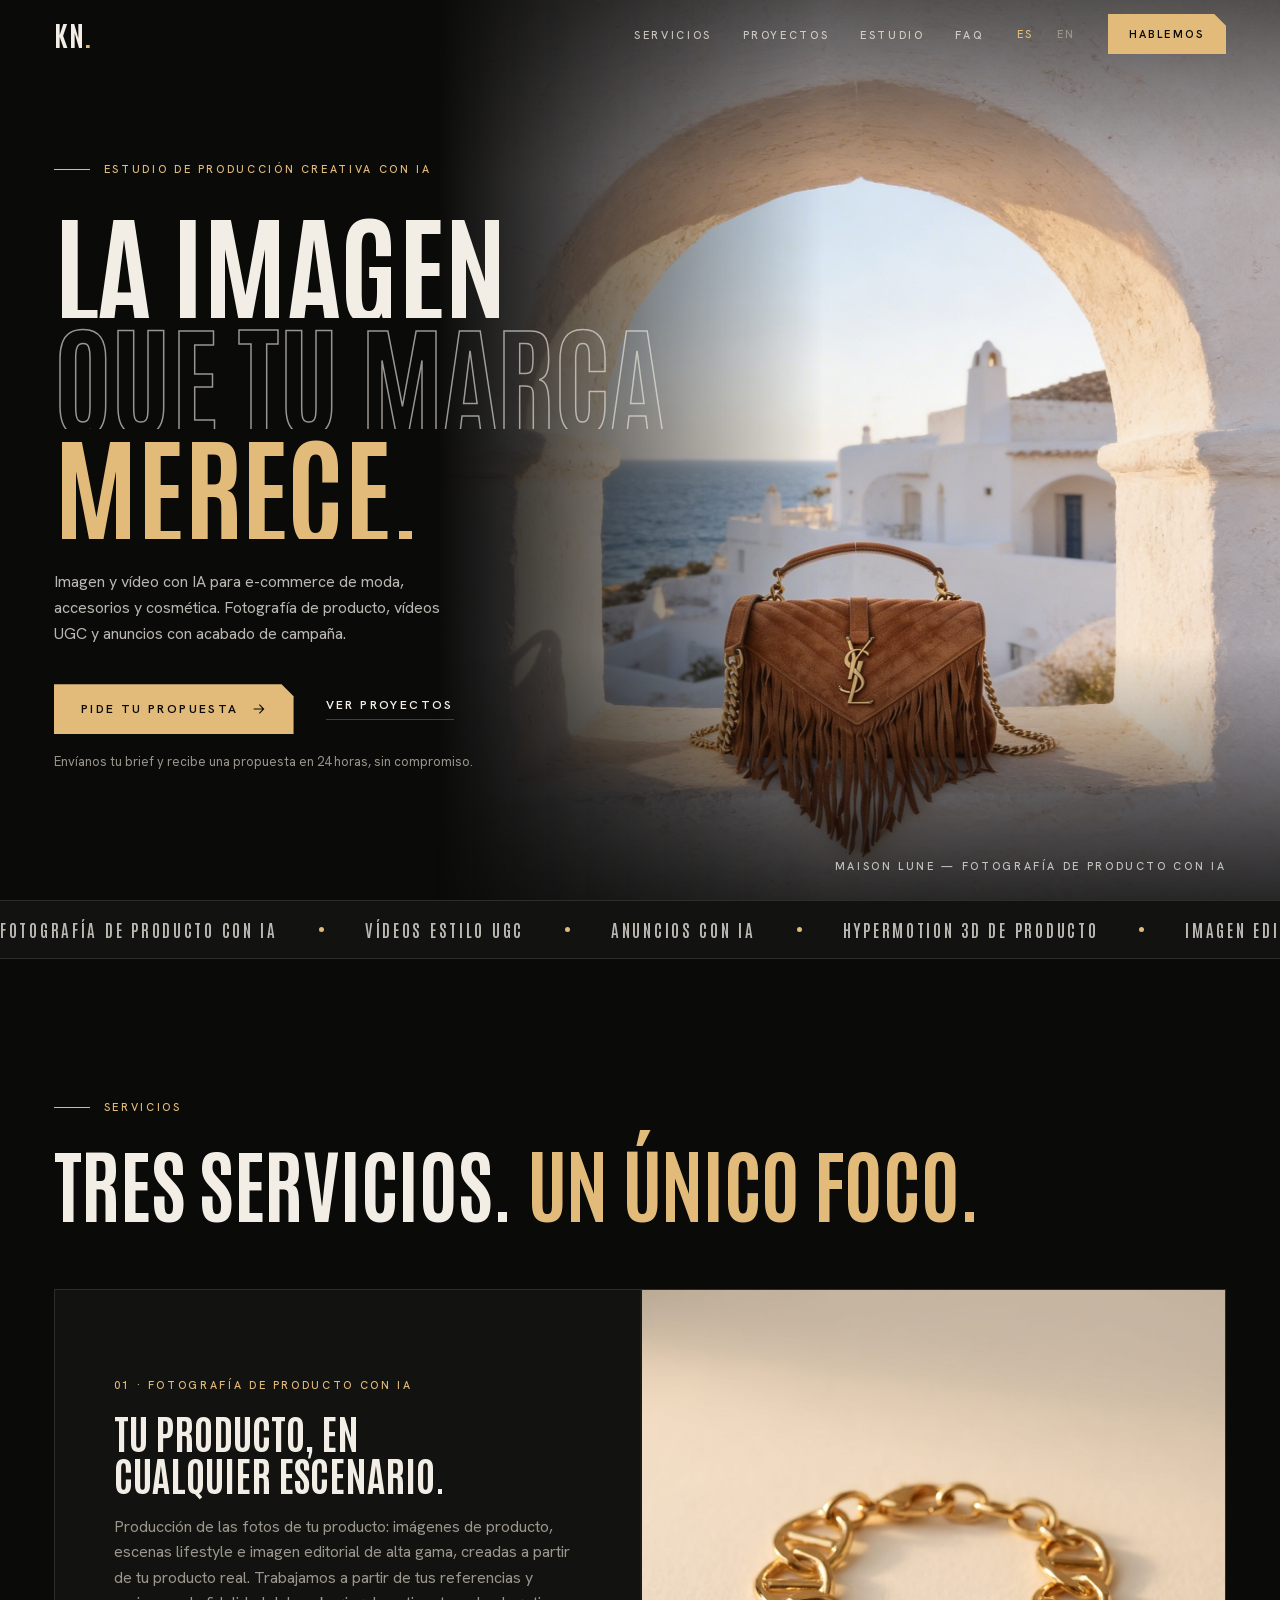
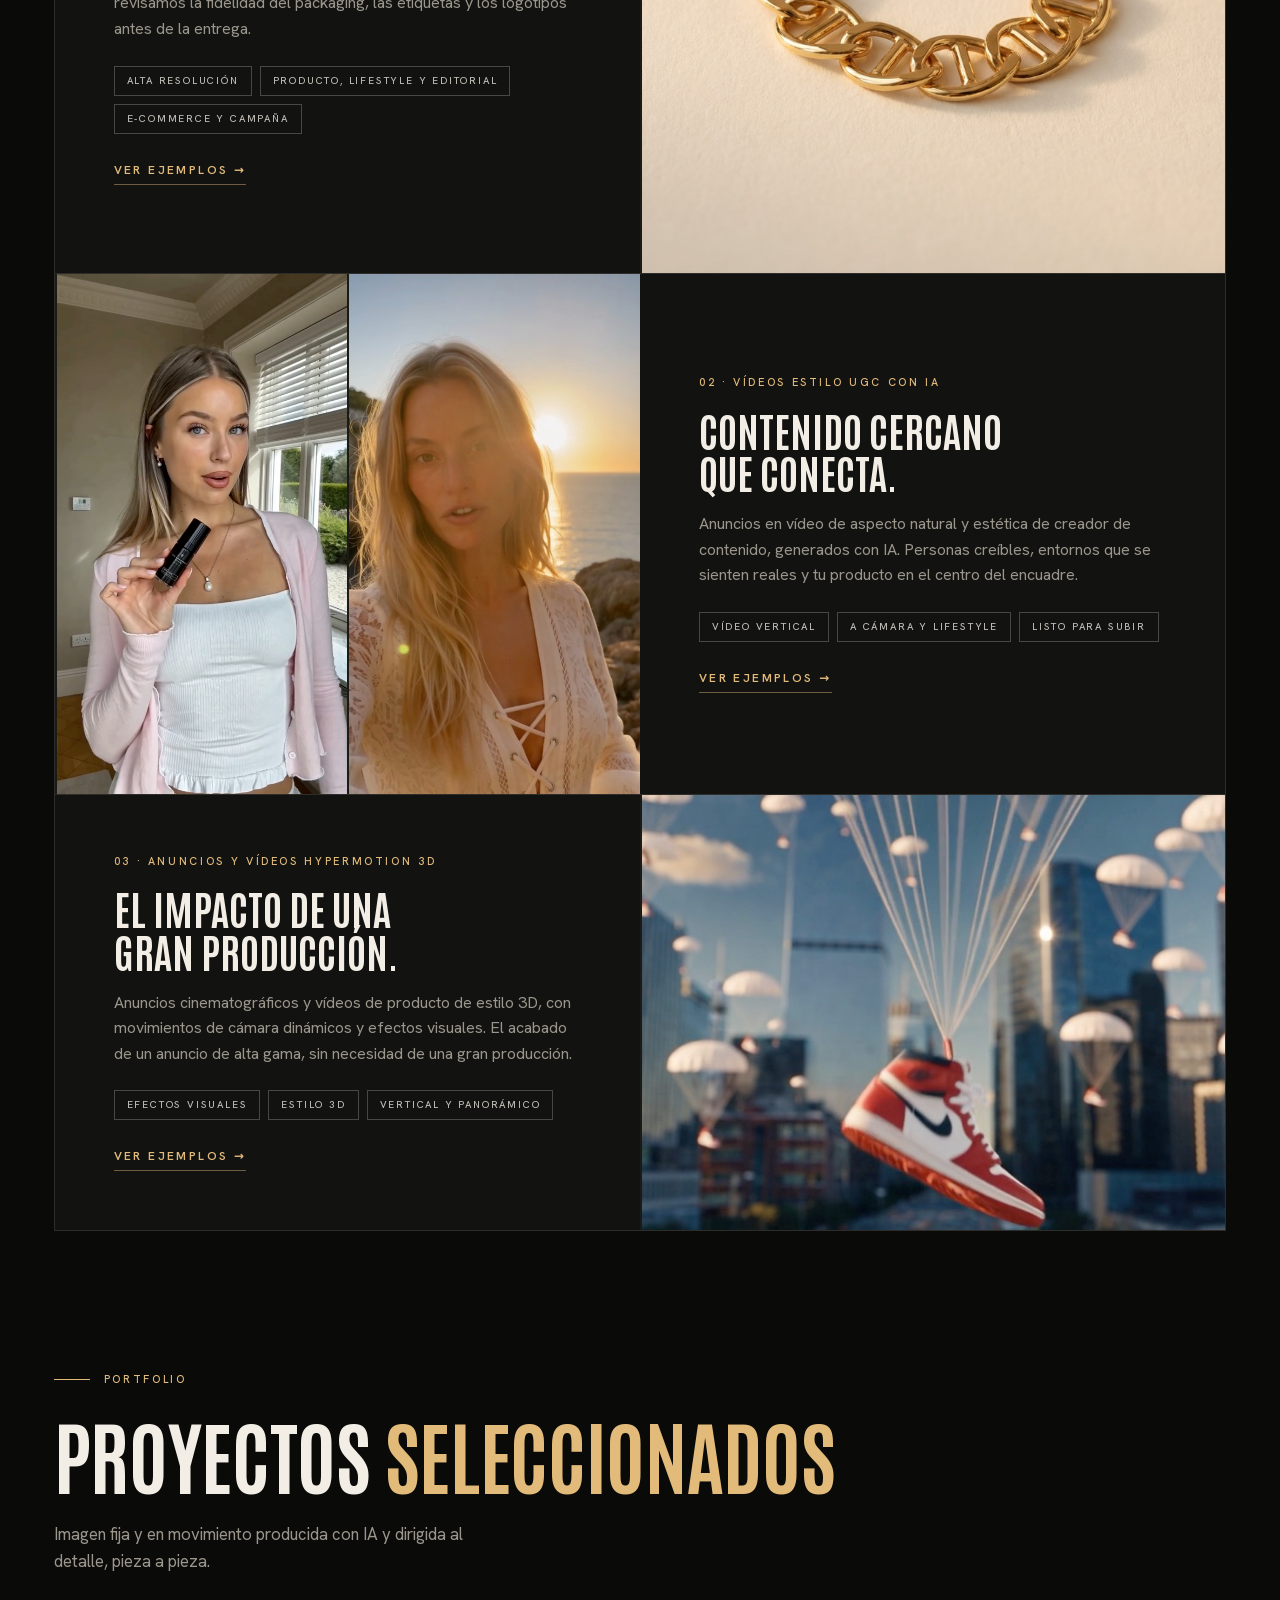
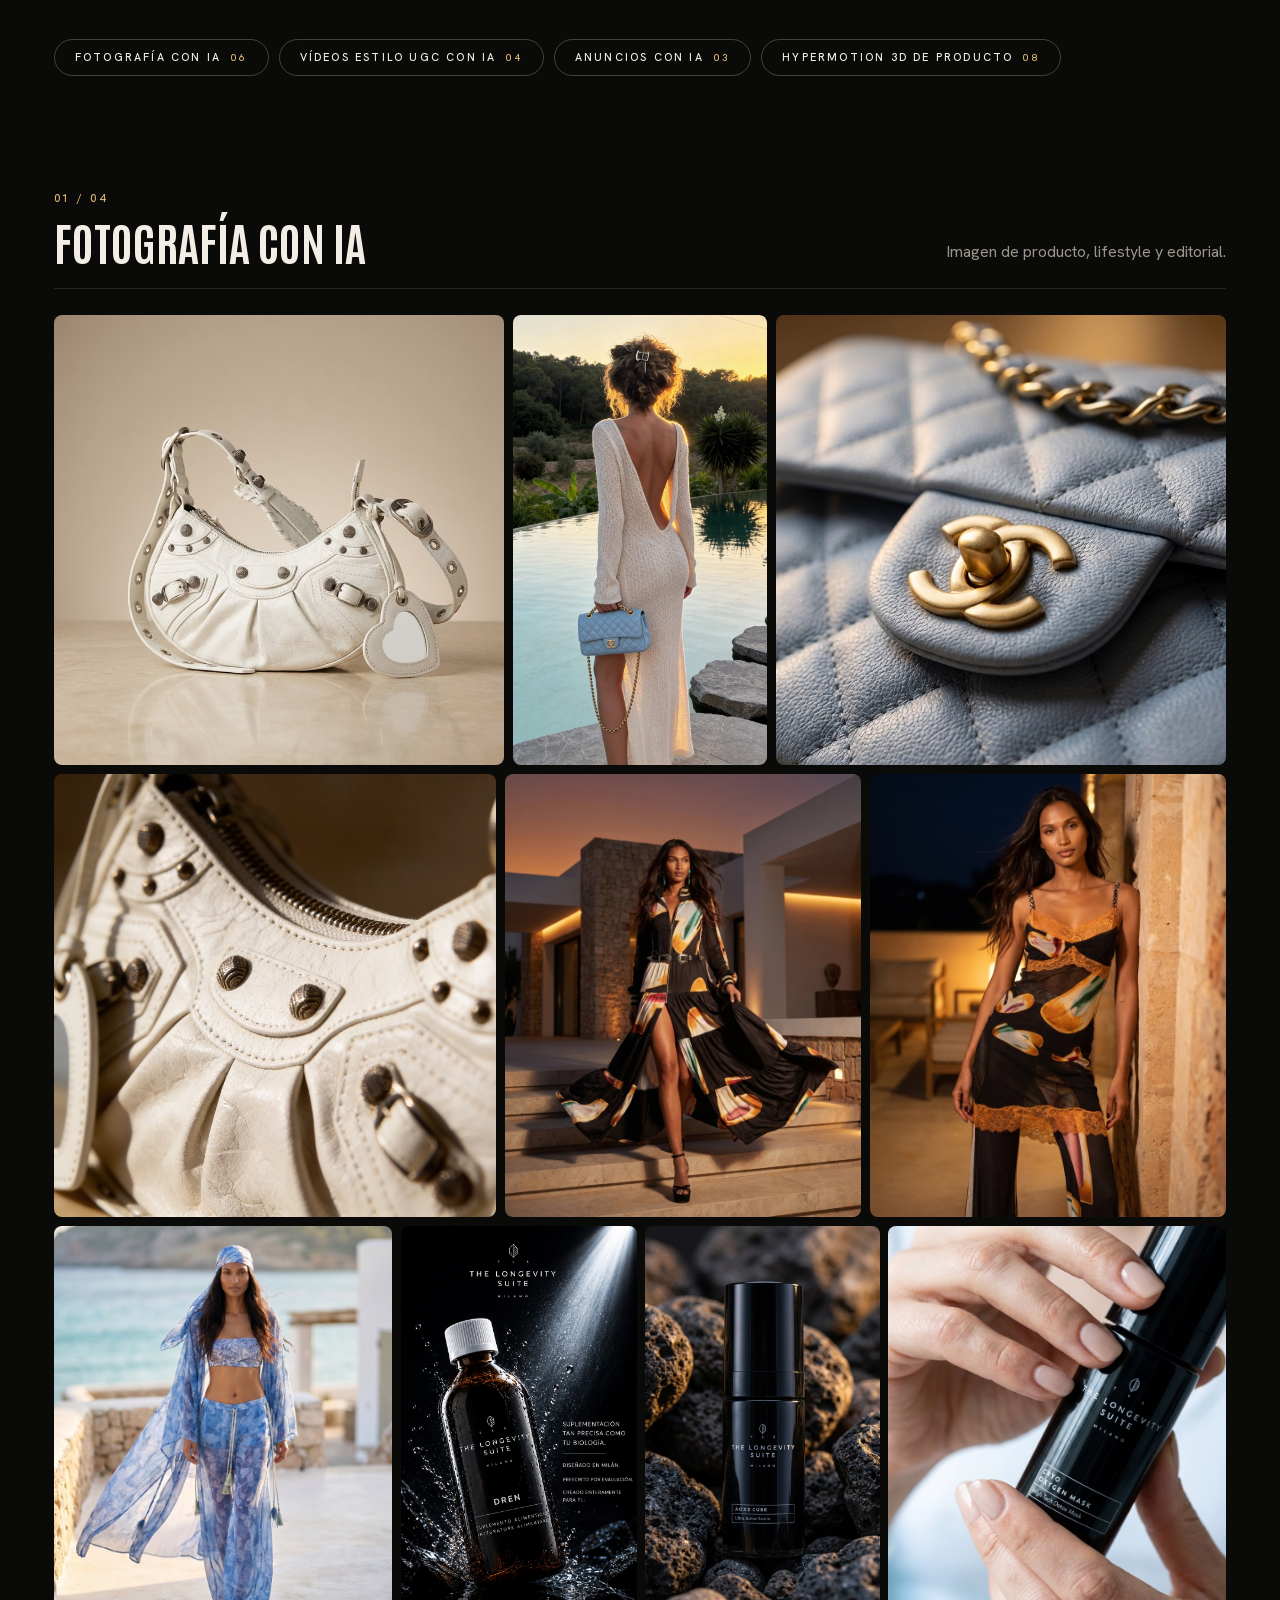
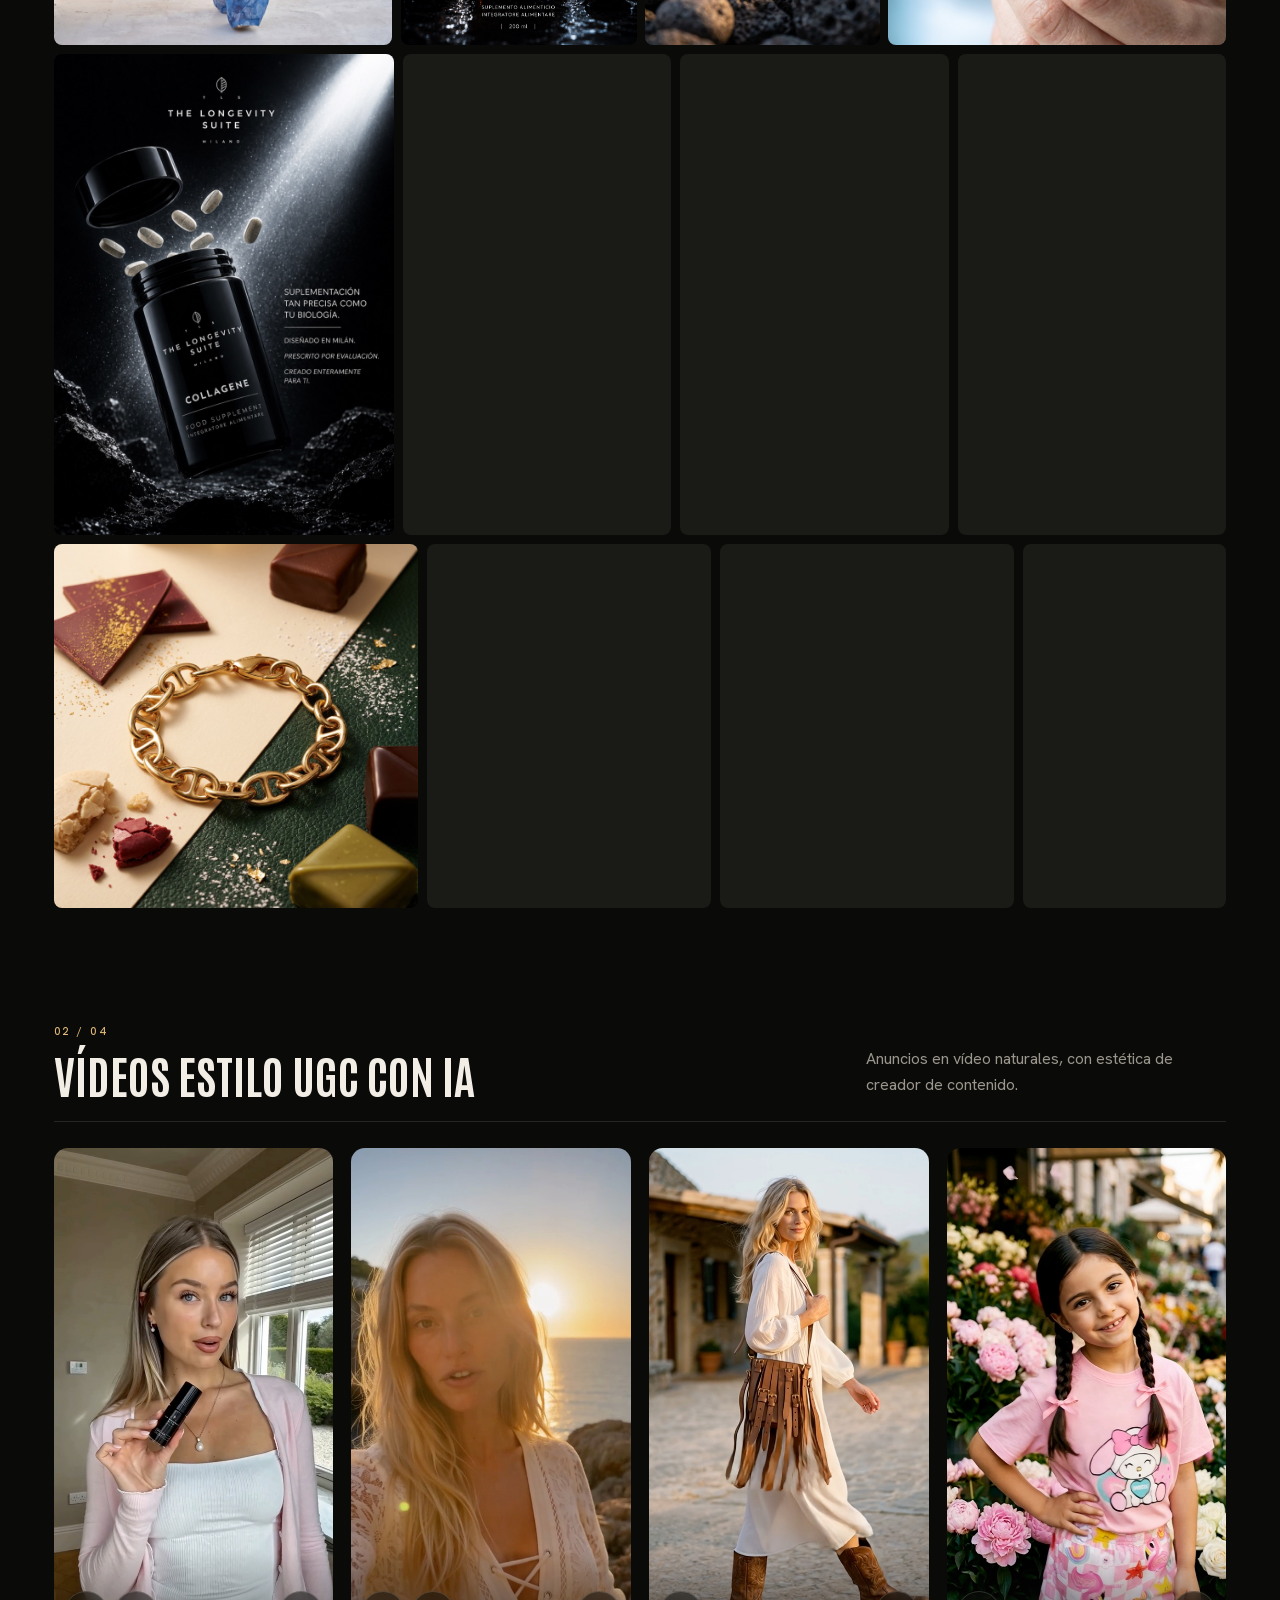
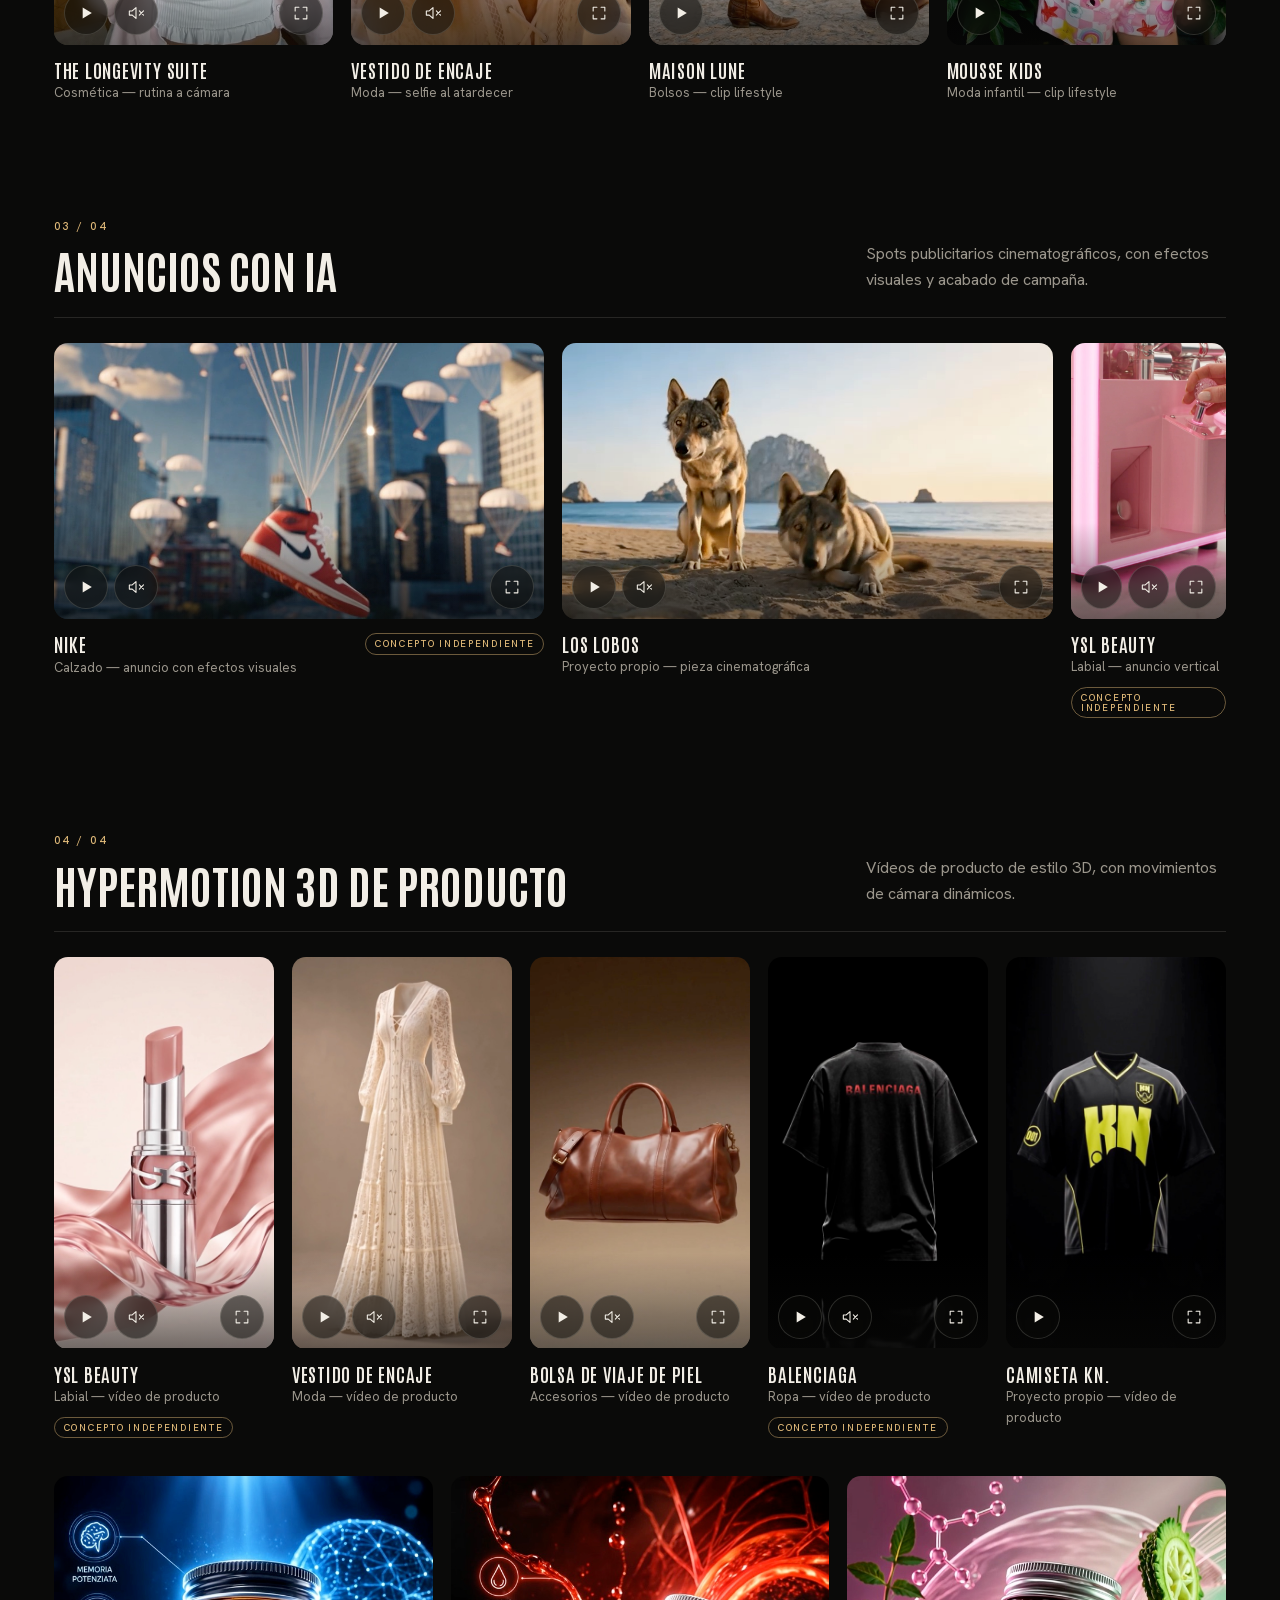
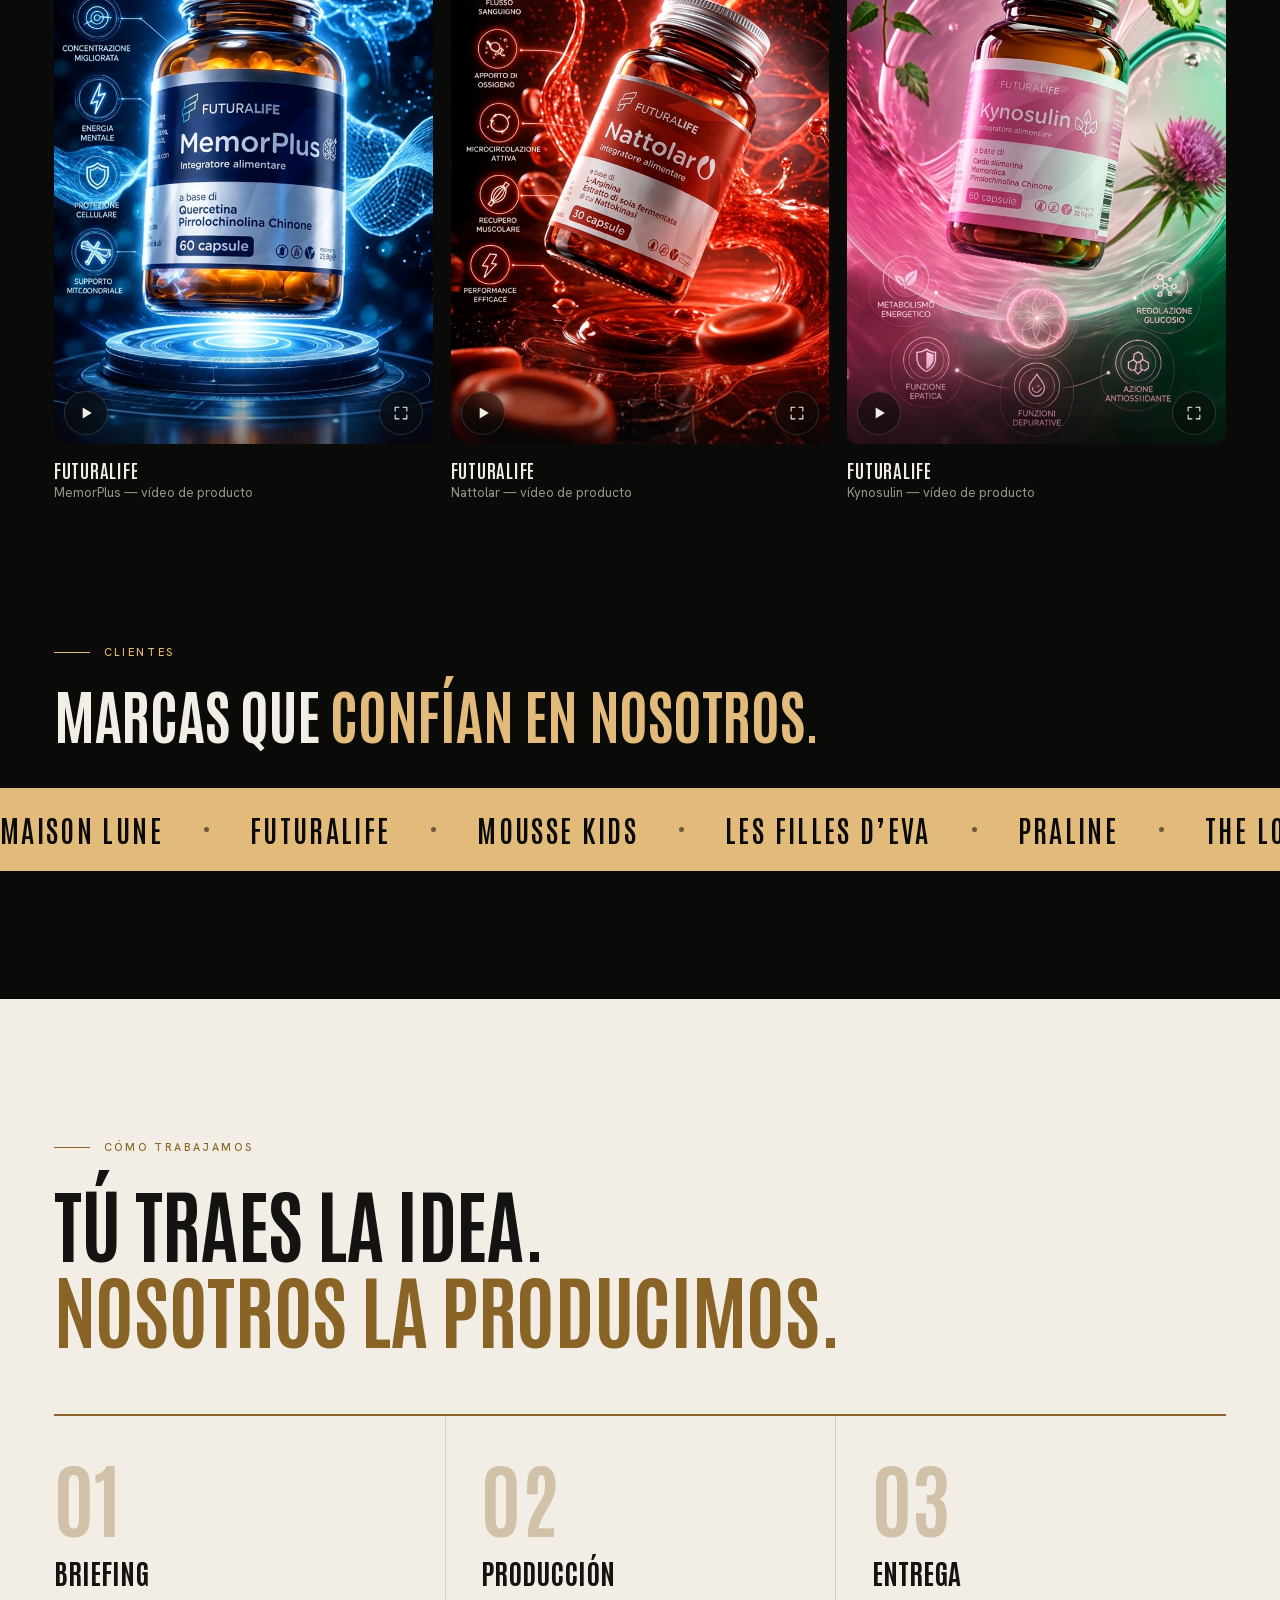
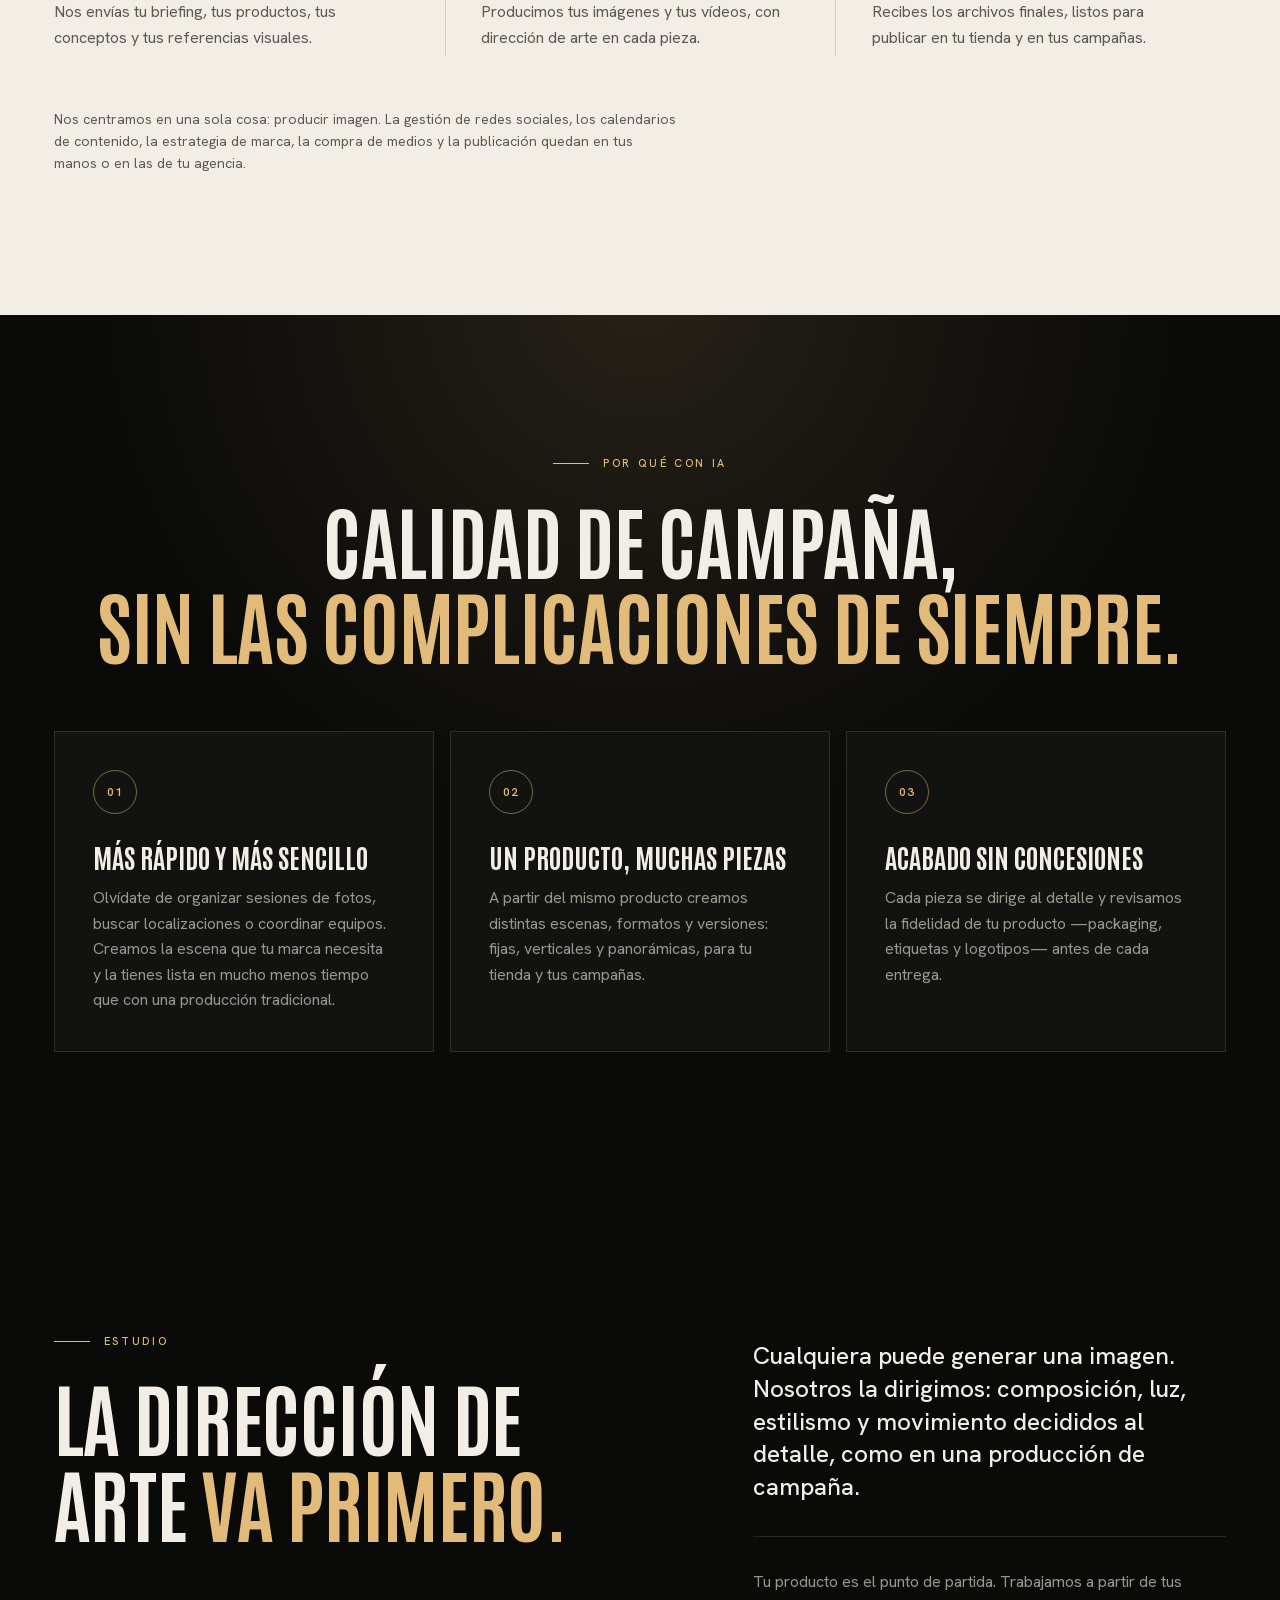
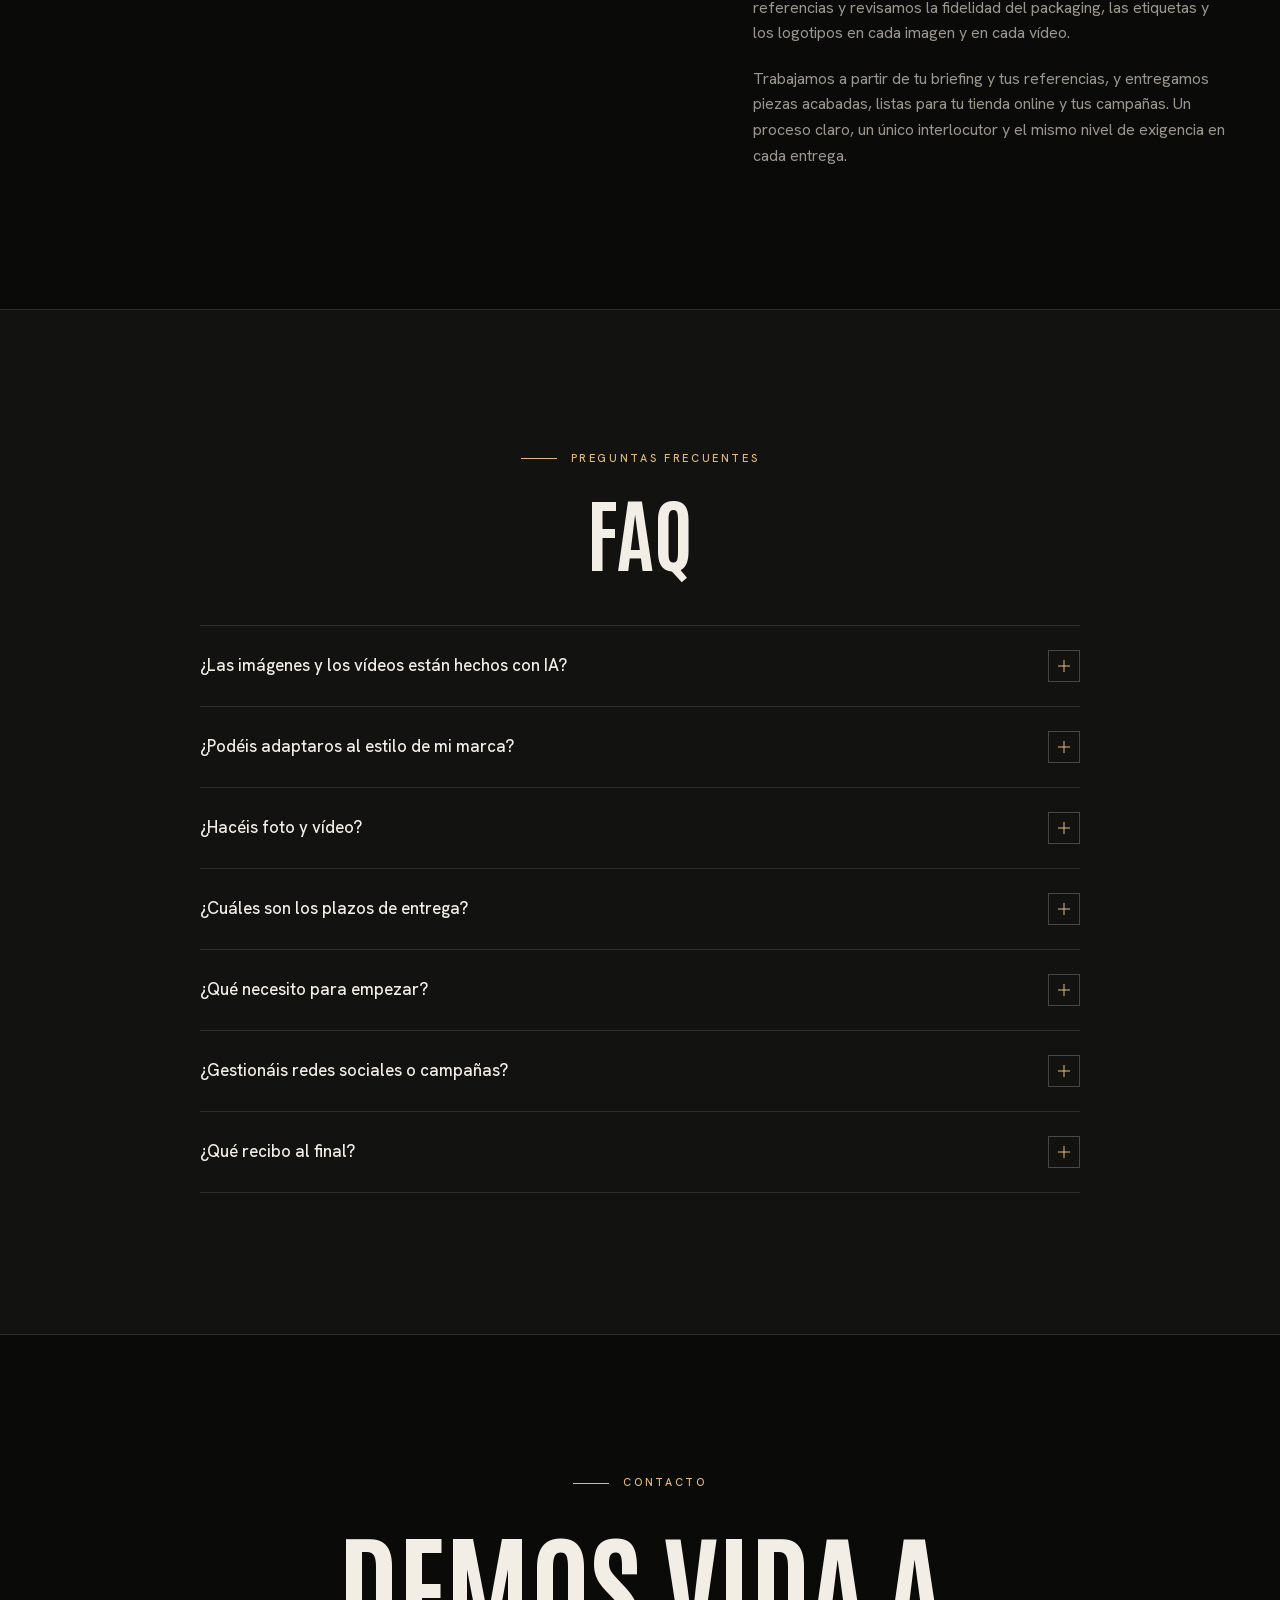
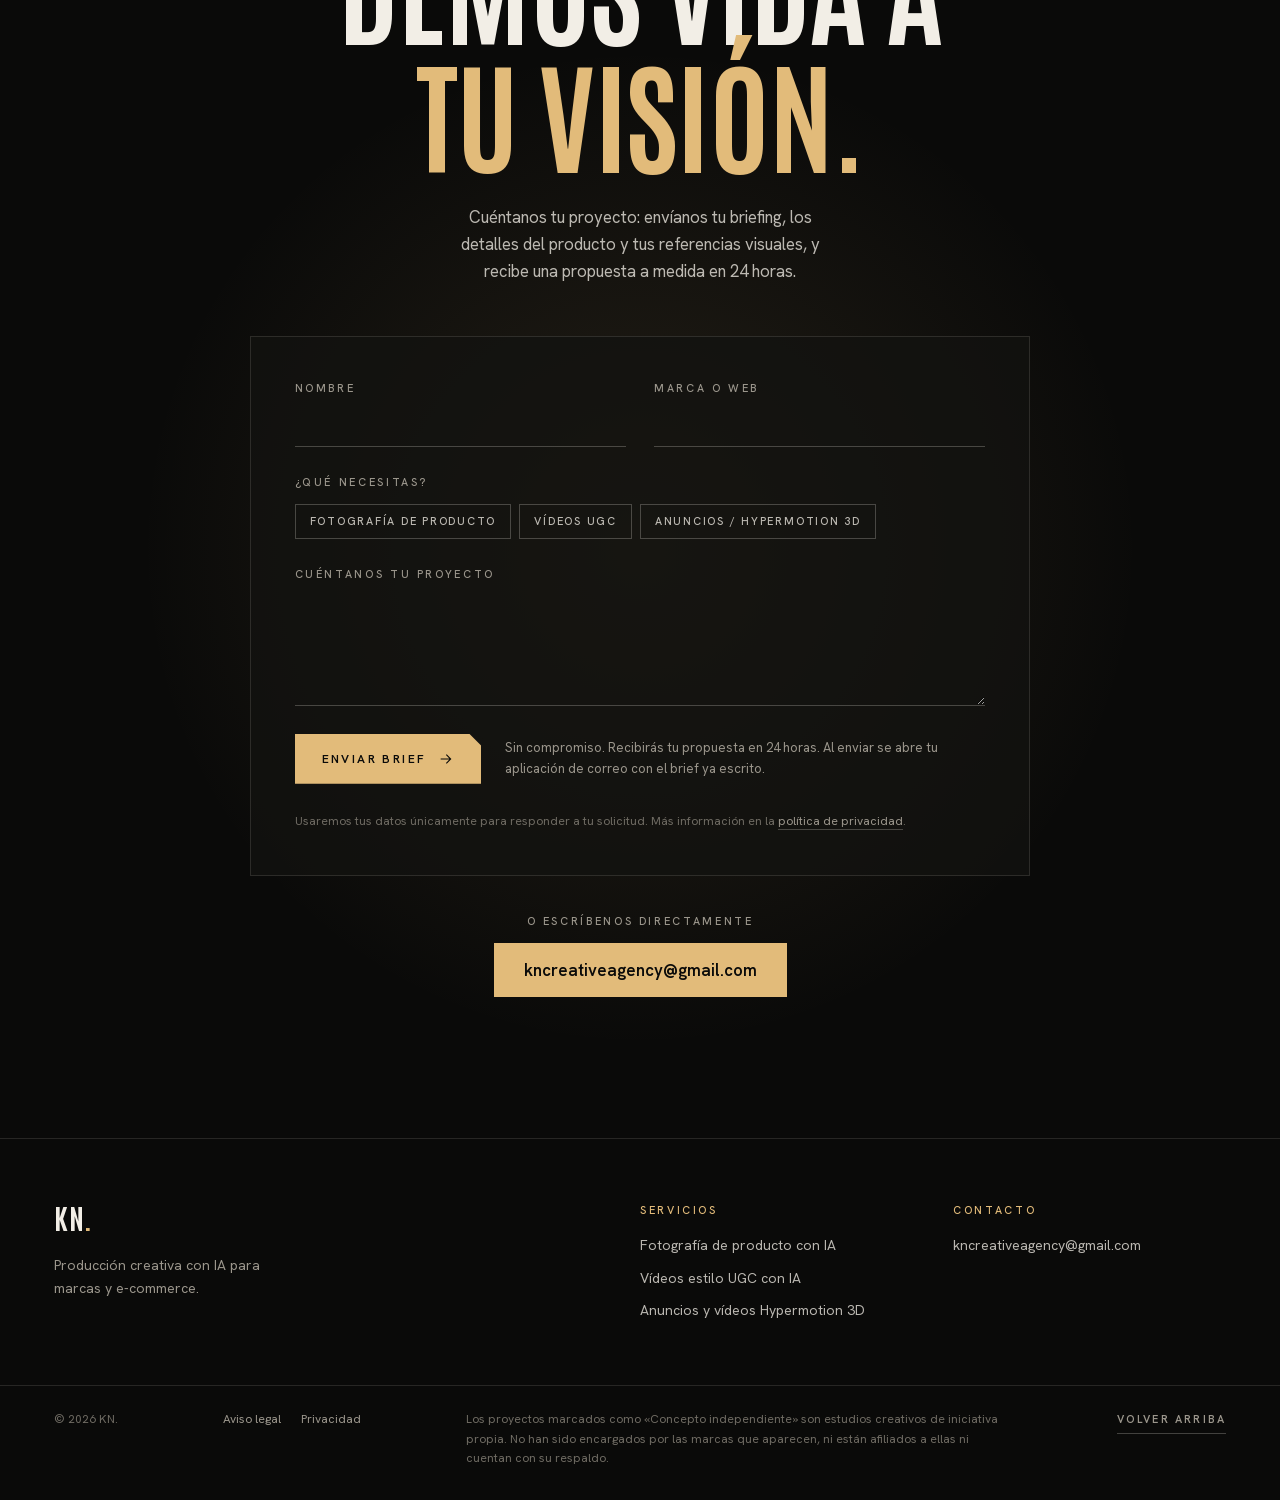
<file: index.html>
<!doctype html>
<html lang="es">
<head>
  <meta charset="utf-8">
  <meta name="viewport" content="width=device-width, initial-scale=1">
  <title>KN. — Producción creativa con IA</title>
  <meta name="description" content="Estudio independiente de producción creativa con IA. Fotografía de producto, vídeos estilo UGC y anuncios hypermotion estilo 3D para marcas y e-commerce." data-i18n-attr="content:meta.description">
  <meta property="og:type" content="website">
  <meta property="og:site_name" content="KN.">
  <meta property="og:title" content="La imagen que tu marca merece." data-i18n-attr="content:meta.ogTitle">
  <meta property="og:description" content="Producción creativa con IA para marcas y e-commerce." data-i18n-attr="content:meta.ogDescription">
  <meta property="og:url" content="https://kncreativeagency.github.io/kn-creator.github.io/">
  <meta property="og:image" content="https://kncreativeagency.github.io/kn-creator.github.io/assets/images/hero-maison-lune.jpg">
  <meta name="twitter:card" content="summary_large_image">
  <link rel="canonical" href="https://kncreativeagency.github.io/kn-creator.github.io/">
  <meta name="theme-color" content="#0a0a09">
  <link rel="icon" href="data:image/svg+xml,%3Csvg xmlns='http://www.w3.org/2000/svg' viewBox='0 0 32 32'%3E%3Crect width='32' height='32' fill='%230a0a09'/%3E%3Ccircle cx='16' cy='16' r='6' fill='%23e2bb7a'/%3E%3C/svg%3E">

  <!-- Tipografías servidas desde la propia web (css/fonts.css + assets/fonts/) -->
  <link rel="preload" href="assets/fonts/antonio-latin.woff2" as="font" type="font/woff2" crossorigin>
  <link rel="preload" href="assets/fonts/hanken-grotesk-latin.woff2" as="font" type="font/woff2" crossorigin>
  <link rel="stylesheet" href="css/fonts.css">
  <link rel="stylesheet" href="css/styles.css">
  <script>
    /* Idioma: español por defecto; se recuerda la elección del visitante (o ?lang=en en la URL). */
    (function () {
      var d = document.documentElement, lang = 'es';
      try {
        var q = new URLSearchParams(location.search).get('lang');
        var saved = localStorage.getItem('lang');
        if (q === 'es' || q === 'en') lang = q; else if (saved === 'es' || saved === 'en') lang = saved;
      } catch (e) {}
      d.lang = lang;
      d.classList.add('js');
    })();
  </script>
</head>
<body>

  <!--
    Los textos de esta página están en español (idioma por defecto).
    Las versiones ES / EN de cada texto se editan en js/translations.js:
    cada elemento con data-i18n="clave" recibe el texto de esa clave.
  -->

  <a class="skip" href="#work" data-i18n="skip">Saltar a proyectos</a>
  <div class="progress" aria-hidden="true"></div>

  <!-- ================================================================ NAV -->
  <nav class="nav" aria-label="Principal" data-i18n-attr="aria-label:nav.aria">
    <a class="brand nav__brand" href="#top" data-studio-name>KN.</a>
    <div class="nav__right">
      <ul class="nav__links" id="nav-links">
        <li><a href="#services" data-i18n="nav.services">Servicios</a></li>
        <li><a href="#work" data-i18n="nav.work">Proyectos</a></li>
        <li><a href="#about" data-i18n="nav.about">Estudio</a></li>
        <li><a href="#faq" data-i18n="nav.faq">FAQ</a></li>
        <li class="nav__mobile-only"><a href="#contact" data-i18n="nav.contact">Contacto</a></li>
      </ul>
      <div class="lang" role="group" aria-label="Idioma" data-i18n-attr="aria-label:lang.aria">
        <button type="button" data-lang="es" lang="es" aria-pressed="true" aria-label="Español">ES</button>
        <span aria-hidden="true">/</span>
        <button type="button" data-lang="en" lang="en" aria-pressed="false" aria-label="English">EN</button>
      </div>
      <a class="btn btn--accent nav__cta" href="#contact" data-i18n="nav.cta">Hablemos</a>
      <button class="nav__toggle" type="button" aria-expanded="false" aria-controls="nav-links">Menú</button>
    </div>
  </nav>

  <main>

    <!-- ============================================================= INICIO -->
    <header class="hero" id="top">
      <div class="hero__media" id="hero-media"><!-- se rellena desde js/content.js --></div>
      <div class="hero__text">
        <p class="label eyebrow hero__eyebrow" data-i18n="hero.eyebrow">Estudio de producción creativa con IA</p>
        <h1 class="hero__title">
          <span class="line"><span data-i18n="hero.line1">La imagen</span></span>
          <span class="line line--outline"><span data-i18n="hero.line2">que tu marca</span></span>
          <span class="line line--accent"><span data-i18n="hero.line3">merece.</span></span>
        </h1>
        <p class="hero__sub" data-i18n="hero.sub">Imagen y vídeo con IA para e-commerce de moda, accesorios y cosmética. Fotografía de producto, vídeos UGC y anuncios con acabado de campaña.</p>
        <div class="hero__actions">
          <a class="btn btn--accent" href="#contact">
            <span data-i18n="hero.cta">Pide tu propuesta</span>
            <svg viewBox="0 0 24 24" width="16" height="16" aria-hidden="true"><path d="M4 12h15M12.5 5.5 19 12l-6.5 6.5" fill="none" stroke="currentColor" stroke-width="1.6"/></svg>
          </a>
          <a class="link" href="#work" data-i18n="hero.cta2">Ver proyectos</a>
        </div>
        <p class="hero__note" data-i18n="hero.note">Envíanos tu brief y recibe una propuesta en 24 horas, sin compromiso.</p>
      </div>
    </header>

    <!-- Cinta de servicios (se rellena desde translations.js, clave "marquee") -->
    <div class="marquee" aria-hidden="true"><div class="marquee__track" id="marquee"></div></div>

    <!-- ========================================================== SERVICIOS -->
    <section class="section services" id="services" aria-labelledby="services-title">
      <div class="wrap">
        <div class="section-head reveal">
          <p class="label eyebrow" data-i18n="services.title">Servicios</p>
          <h2 class="display" id="services-title" data-i18n-html="services.heading">Tres servicios. <em>Un único foco.</em></h2>
        </div>

        <div class="svc-list">
          <article class="svc reveal">
            <div class="svc__text">
              <p class="label svc__eyebrow">01 · <span data-i18n="s1.title">Fotografía de producto con IA</span></p>
              <h3 class="svc__title" data-i18n="s1.hook">Tu producto, en cualquier escenario.</h3>
              <p class="svc__body" data-i18n="s1.body">Producción de las fotos de tu producto: imágenes de producto, escenas lifestyle e imagen editorial de alta gama, creadas a partir de tu producto real. Trabajamos a partir de tus referencias y revisamos la fidelidad del packaging, las etiquetas y los logotipos antes de la entrega.</p>
              <ul class="chips">
                <li data-i18n="s1.a">Alta resolución</li>
                <li data-i18n="s1.b">Producto, lifestyle y editorial</li>
                <li data-i18n="s1.c">E-commerce y campaña</li>
              </ul>
              <a class="link svc__more" href="#photography"><span data-i18n="services.more">Ver ejemplos</span> <span aria-hidden="true">→</span></a>
            </div>
            <!-- La imagen o los vídeos de cada servicio se eligen en js/content.js (services) -->
            <div class="svc__media svc__media--photo" data-service-media="photo"></div>
          </article>

          <article class="svc reveal">
            <div class="svc__text">
              <p class="label svc__eyebrow">02 · <span data-i18n="s2.title">Vídeos estilo UGC con IA</span></p>
              <h3 class="svc__title" data-i18n="s2.hook">Contenido cercano que conecta.</h3>
              <p class="svc__body" data-i18n="s2.body">Anuncios en vídeo de aspecto natural y estética de creador de contenido, generados con IA. Personas creíbles, entornos que se sienten reales y tu producto en el centro del encuadre.</p>
              <ul class="chips">
                <li data-i18n="s2.a">Vídeo vertical</li>
                <li data-i18n="s2.b">A cámara y lifestyle</li>
                <li data-i18n="s2.c">Listo para subir</li>
              </ul>
              <a class="link svc__more" href="#ugc"><span data-i18n="services.more">Ver ejemplos</span> <span aria-hidden="true">→</span></a>
            </div>
            <!-- La imagen o los vídeos de cada servicio se eligen en js/content.js (services) -->
            <div class="svc__media svc__media--ugc" data-service-media="ugc"></div>
          </article>

          <article class="svc reveal">
            <div class="svc__text">
              <p class="label svc__eyebrow">03 · <span data-i18n="s3.title">Anuncios y vídeos Hypermotion 3D</span></p>
              <h3 class="svc__title" data-i18n="s3.hook">El impacto de una gran producción.</h3>
              <p class="svc__body" data-i18n="s3.body">Anuncios cinematográficos y vídeos de producto de estilo 3D, con movimientos de cámara dinámicos y efectos visuales. El acabado de un anuncio de alta gama, sin necesidad de una gran producción.</p>
              <ul class="chips">
                <li data-i18n="s3.a">Efectos visuales</li>
                <li data-i18n="s3.b">Estilo 3D</li>
                <li data-i18n="s3.c">Vertical y panorámico</li>
              </ul>
              <a class="link svc__more" href="#ads"><span data-i18n="services.more">Ver ejemplos</span> <span aria-hidden="true">→</span></a>
            </div>
            <!-- La imagen o los vídeos de cada servicio se eligen en js/content.js (services) -->
            <div class="svc__media svc__media--motion" data-service-media="motion"></div>
          </article>
        </div>
      </div>
    </section>

    <!-- =============================================== PROYECTOS SELECCIONADOS -->
    <section class="section work" id="work" aria-labelledby="work-title">
      <div class="wrap">
        <div class="section-head reveal">
          <p class="label eyebrow" data-i18n="work.eyebrow">Portfolio</p>
          <h2 class="display" id="work-title" data-i18n-html="work.heading">Proyectos <em>seleccionados</em></h2>
          <p class="section-head__intro" data-i18n="work.intro">Imagen fija y en movimiento producida con IA y dirigida al detalle, pieza a pieza.</p>
        </div>

        <ul class="cat-nav reveal" aria-label="Categorías" data-i18n-attr="aria-label:work.catAria">
          <li><a href="#photography"><span data-i18n="cat.photo">Fotografía con IA</span><sup data-count="photography"></sup></a></li>
          <li><a href="#ugc"><span data-i18n="cat.ugc">Vídeos estilo UGC con IA</span><sup data-count="ugc"></sup></a></li>
          <li><a href="#ads"><span data-i18n="cat.ads">Anuncios con IA</span><sup data-count="ads"></sup></a></li>
          <li><a href="#hypermotion"><span data-i18n="cat.hyper">Hypermotion 3D de producto</span><sup data-count="hypermotion"></sup></a></li>
        </ul>

        <!-- 01 — Fotografía con IA -->
        <section class="cat" id="photography" aria-labelledby="cat-photo">
          <header class="cat-head reveal">
            <div>
              <p class="label cat-index">01 / 04</p>
              <h3 class="cat-title" id="cat-photo" data-i18n="cat.photo">Fotografía con IA</h3>
            </div>
            <p class="cat-desc" data-i18n="cat.photo.desc">Imagen de producto, lifestyle y editorial.</p>
          </header>
          <div class="mosaic" id="photography-list"></div>
        </section>

        <!-- 02 — Vídeos estilo UGC con IA -->
        <section class="cat" id="ugc" aria-labelledby="cat-ugc">
          <header class="cat-head reveal">
            <div>
              <p class="label cat-index">02 / 04</p>
              <h3 class="cat-title" id="cat-ugc" data-i18n="cat.ugc">Vídeos estilo UGC con IA</h3>
            </div>
            <p class="cat-desc" data-i18n="cat.ugc.desc">Anuncios en vídeo naturales, con estética de creador de contenido.</p>
          </header>
          <div class="clips" id="ugc-list"></div>
        </section>

        <!-- 03 — Anuncios con IA -->
        <section class="cat" id="ads" aria-labelledby="cat-ads">
          <header class="cat-head reveal">
            <div>
              <p class="label cat-index">03 / 04</p>
              <h3 class="cat-title" id="cat-ads" data-i18n="cat.ads">Anuncios con IA</h3>
            </div>
            <p class="cat-desc" data-i18n="cat.ads.desc">Spots publicitarios cinematográficos, con efectos visuales y acabado de campaña.</p>
          </header>
          <div class="clips" id="ads-list"></div>
        </section>

        <!-- 04 — Hypermotion 3D de producto -->
        <section class="cat" id="hypermotion" aria-labelledby="cat-hyper">
          <header class="cat-head reveal">
            <div>
              <p class="label cat-index">04 / 04</p>
              <h3 class="cat-title" id="cat-hyper" data-i18n="cat.hyper">Hypermotion 3D de producto</h3>
            </div>
            <p class="cat-desc" data-i18n="cat.hyper.desc">Vídeos de producto de estilo 3D, con movimientos de cámara dinámicos.</p>
          </header>
          <div class="clips" id="hypermotion-list"></div>
        </section>

        <noscript><p class="empty">Activa JavaScript para ver la galería.</p></noscript>
      </div>
    </section>

    <!-- =========================================================== CLIENTES
         Los nombres se editan en js/content.js (clients). -->
    <section class="clients" id="clients" aria-labelledby="clients-title">
      <div class="wrap clients__head reveal">
        <p class="label eyebrow" data-i18n="clients.eyebrow">Clientes</p>
        <h2 class="display clients__title" id="clients-title" data-i18n-html="clients.heading">Marcas que <em>confían en nosotros.</em></h2>
      </div>
      <ul class="sr-only" id="clients-list"></ul>
      <div class="marquee marquee--accent" aria-hidden="true"><div class="marquee__track" id="clients-marquee"></div></div>
    </section>

    <!-- ============================================================ PROCESO -->
    <section class="section section--light process" id="process" aria-labelledby="process-title">
      <div class="wrap">
        <div class="section-head reveal">
          <p class="label eyebrow" data-i18n="process.eyebrow">Cómo trabajamos</p>
          <h2 class="display" id="process-title" data-i18n-html="process.title">Tú traes la idea. <em>Nosotros la producimos.</em></h2>
        </div>

        <ol class="steps">
          <li class="reveal">
            <span class="steps__num" aria-hidden="true">01</span>
            <h3 data-i18n="step1.label">Briefing</h3>
            <p data-i18n="step1.text">Nos envías tu briefing, tus productos, tus conceptos y tus referencias visuales.</p>
          </li>
          <li class="reveal">
            <span class="steps__num" aria-hidden="true">02</span>
            <h3 data-i18n="step2.label">Producción</h3>
            <p data-i18n="step2.text">Producimos tus imágenes y tus vídeos, con dirección de arte en cada pieza.</p>
          </li>
          <li class="reveal">
            <span class="steps__num" aria-hidden="true">03</span>
            <h3 data-i18n="step3.label">Entrega</h3>
            <p data-i18n="step3.text">Recibes los archivos finales, listos para publicar en tu tienda y en tus campañas.</p>
          </li>
        </ol>
        <p class="scope__note reveal" data-i18n="scope.note">Nos centramos en una sola cosa: producir imagen. La gestión de redes sociales, los calendarios de contenido, la estrategia de marca, la compra de medios y la publicación quedan en tus manos o en las de tu agencia.</p>
      </div>
    </section>

    <!-- ====================================================== POR QUÉ CON IA -->
    <section class="section why" id="why" aria-labelledby="why-title">
      <div class="wrap">
        <div class="section-head section-head--center reveal">
          <p class="label eyebrow" data-i18n="why.eyebrow">Por qué con IA</p>
          <h2 class="display" id="why-title" data-i18n-html="why.heading">Calidad de campaña, <em>sin las complicaciones de siempre.</em></h2>
        </div>
        <div class="why-grid">
          <article class="why-card reveal">
            <span class="why-card__num" aria-hidden="true">01</span>
            <h3 data-i18n="w1.title">Más rápido y más sencillo</h3>
            <p data-i18n="w1.text">Olvídate de organizar sesiones de fotos, buscar localizaciones o coordinar equipos. Creamos la escena que tu marca necesita y la tienes lista en mucho menos tiempo que con una producción tradicional.</p>
          </article>
          <article class="why-card reveal">
            <span class="why-card__num" aria-hidden="true">02</span>
            <h3 data-i18n="w2.title">Un producto, muchas piezas</h3>
            <p data-i18n="w2.text">A partir del mismo producto creamos distintas escenas, formatos y versiones: fijas, verticales y panorámicas, para tu tienda y tus campañas.</p>
          </article>
          <article class="why-card reveal">
            <span class="why-card__num" aria-hidden="true">03</span>
            <h3 data-i18n="w3.title">Acabado sin concesiones</h3>
            <p data-i18n="w3.text">Cada pieza se dirige al detalle y revisamos la fidelidad de tu producto —packaging, etiquetas y logotipos— antes de cada entrega.</p>
          </article>
        </div>
      </div>
    </section>

    <!-- ============================================================ ESTUDIO -->
    <section class="section about" id="about" aria-labelledby="about-title">
      <div class="wrap about__grid">
        <div class="about__head reveal">
          <p class="label eyebrow" data-i18n="about.title">Estudio</p>
          <h2 class="display" id="about-title" data-i18n-html="about.heading">La dirección de arte <em>va primero.</em></h2>
        </div>
        <div class="about__body">
          <p class="about__statement reveal" data-i18n="about.statement">Cualquiera puede generar una imagen. Nosotros la dirigimos: composición, luz, estilismo y movimiento decididos al detalle, como en una producción de campaña.</p>
          <div class="about__cols reveal">
            <p data-i18n="about.p1">Tu producto es el punto de partida. Trabajamos a partir de tus referencias y revisamos la fidelidad del packaging, las etiquetas y los logotipos en cada imagen y en cada vídeo.</p>
            <p data-i18n="about.p2">Trabajamos a partir de tu briefing y tus referencias, y entregamos piezas acabadas, listas para tu tienda online y tus campañas. Un proceso claro, un único interlocutor y el mismo nivel de exigencia en cada entrega.</p>
          </div>
        </div>
      </div>
    </section>

    <!-- ================================================================ FAQ -->
    <section class="section faq" id="faq" aria-labelledby="faq-title">
      <div class="wrap">
        <div class="faq__head reveal">
          <p class="label eyebrow" data-i18n="faq.eyebrow">Preguntas frecuentes</p>
          <h2 class="display" id="faq-title" data-i18n="faq.title">FAQ</h2>
        </div>
        <div class="faq__list reveal">
          <details class="faq__item" name="faq">
            <summary><span data-i18n="faq.q1">¿Las imágenes y los vídeos están hechos con IA?</span><span class="faq__icon" aria-hidden="true"></span></summary>
            <p data-i18n="faq.a1">Sí. Producimos con herramientas de inteligencia artificial y dirigimos cada pieza al detalle. Trabajamos a partir de tus referencias y revisamos la fidelidad del packaging, las etiquetas y los logotipos antes de la entrega.</p>
          </details>
          <details class="faq__item" name="faq">
            <summary><span data-i18n="faq.q5">¿Podéis adaptaros al estilo de mi marca?</span><span class="faq__icon" aria-hidden="true"></span></summary>
            <p data-i18n="faq.a5">Sí. Antes de producir definimos contigo la dirección visual a partir de tu briefing y tus referencias. Si tu marca ya tiene una identidad definida, la respetamos.</p>
          </details>
          <details class="faq__item" name="faq">
            <summary><span data-i18n="faq.q6">¿Hacéis foto y vídeo?</span><span class="faq__icon" aria-hidden="true"></span></summary>
            <p data-i18n="faq.a6">Las dos cosas: fotografía de producto, vídeos estilo UGC, anuncios y vídeos hypermotion 3D. Puedes encargar una sola pieza o combinar varias.</p>
          </details>
          <details class="faq__item" name="faq">
            <summary><span data-i18n="faq.q7">¿Cuáles son los plazos de entrega?</span><span class="faq__icon" aria-hidden="true"></span></summary>
            <p data-i18n="faq.a7">Cada proyecto tiene su propio calendario, que definimos contigo en la propuesta según el número de piezas y su complejidad. Al producir con IA, los plazos son considerablemente más cortos que los de una producción tradicional.</p>
          </details>
          <details class="faq__item" name="faq">
            <summary><span data-i18n="faq.q2">¿Qué necesito para empezar?</span><span class="faq__icon" aria-hidden="true"></span></summary>
            <p data-i18n="faq.a2">Tu briefing, tus productos, tus conceptos y tus referencias visuales. A partir de ahí nos encargamos de la producción.</p>
          </details>
          <details class="faq__item" name="faq">
            <summary><span data-i18n="faq.q3">¿Gestionáis redes sociales o campañas?</span><span class="faq__icon" aria-hidden="true"></span></summary>
            <p data-i18n="faq.a3">No. Somos un estudio de producción y nos dedicamos solo a crear tus imágenes y tus vídeos. La gestión de redes, los calendarios de contenido, la estrategia de marca, la compra de medios y la publicación quedan en tus manos o en las de tu agencia.</p>
          </details>
          <details class="faq__item" name="faq">
            <summary><span data-i18n="faq.q4">¿Qué recibo al final?</span><span class="faq__icon" aria-hidden="true"></span></summary>
            <p data-i18n="faq.a4">Los archivos finales de las imágenes y los vídeos que has pedido, listos para que los publiques y los uses en tus campañas.</p>
          </details>
        </div>
      </div>
    </section>

    <!-- =========================================================== CONTACTO -->
    <section class="section contact" id="contact" aria-labelledby="contact-title">
      <div class="wrap">
        <p class="label eyebrow reveal" data-i18n="contact.label">Contacto</p>
        <h2 class="contact__title reveal" id="contact-title" data-i18n-html="contact.title">Demos vida a <em>tu visión.</em></h2>
        <p class="contact__text reveal" data-i18n="contact.text">Cuéntanos tu proyecto: envíanos tu briefing, los detalles del producto y tus referencias visuales, y recibe una propuesta a medida en 24 horas.</p>

        <!-- Formulario de brief: al enviar abre el correo del visitante con el brief escrito,
             dirigido al email de js/content.js (studio.email). Sin email, queda desactivado. -->
        <form class="brief reveal" id="brief-form">
          <div class="brief__row">
            <label class="field"><span class="label" data-i18n="brief.name">Nombre</span><input type="text" name="name" autocomplete="name" required></label>
            <label class="field"><span class="label" data-i18n="brief.brand">Marca o web</span><input type="text" name="brand" autocomplete="organization"></label>
          </div>
          <fieldset class="field">
            <legend class="label" data-i18n="brief.need">¿Qué necesitas?</legend>
            <div class="checks">
              <label class="check"><input type="checkbox" name="need"><span data-i18n="brief.opt1">Fotografía de producto</span></label>
              <label class="check"><input type="checkbox" name="need"><span data-i18n="brief.opt2">Vídeos UGC</span></label>
              <label class="check"><input type="checkbox" name="need"><span data-i18n="brief.opt3">Anuncios / Hypermotion 3D</span></label>
            </div>
          </fieldset>
          <label class="field"><span class="label" data-i18n="brief.message">Cuéntanos tu proyecto</span><textarea name="message" rows="4" required></textarea></label>
          <div class="brief__foot">
            <button class="btn btn--accent" type="submit">
              <span data-i18n="brief.send">Enviar brief</span>
              <svg viewBox="0 0 24 24" width="16" height="16" aria-hidden="true"><path d="M4 12h15M12.5 5.5 19 12l-6.5 6.5" fill="none" stroke="currentColor" stroke-width="1.6"/></svg>
            </button>
            <p class="brief__note" data-i18n="brief.note">Sin compromiso. Recibirás tu propuesta en 24 horas. Al enviar se abre tu aplicación de correo con el brief ya escrito.</p>
          </div>
          <p class="brief__privacy" data-i18n-html="brief.privacy">Usaremos tus datos únicamente para responder a tu solicitud. Más información en la <a href="privacidad.html">política de privacidad</a>.</p>
          <p class="brief__pending" data-brief-pending hidden data-i18n="brief.pending">[ El formulario se activará cuando se añada el email del estudio ]</p>
        </form>

        <p class="contact__mail reveal">
          <span class="label" data-i18n="contact.emailLabel">O escríbenos directamente</span>
          <!-- El email se toma de js/content.js (studio.email) -->
          <span class="contact__placeholder" data-email="contact__email" data-i18n="contact.placeholder">[ Dirección de email pendiente ]</span>
        </p>
      </div>
    </section>

  </main>

  <!-- ================================================================ PIE -->
  <footer class="footer">
    <div class="wrap footer__grid">
      <div>
        <a class="brand" href="#top" data-studio-name>KN.</a>
        <p class="footer__tagline" data-i18n="footer.tagline">Producción creativa con IA para marcas y e-commerce.</p>
      </div>
      <div>
        <p class="label footer__label" data-i18n="services.title">Servicios</p>
        <ul class="footer__list">
          <li><a href="#services" data-i18n="s1.title">Fotografía de producto con IA</a></li>
          <li><a href="#services" data-i18n="s2.title">Vídeos estilo UGC con IA</a></li>
          <li><a href="#services" data-i18n="s3.title">Anuncios y vídeos Hypermotion 3D</a></li>
        </ul>
      </div>
      <div>
        <p class="label footer__label" data-i18n="contact.label">Contacto</p>
        <ul class="footer__list">
          <li><span data-email data-i18n="contact.placeholder">[ Dirección de email pendiente ]</span></li>
        </ul>
      </div>
    </div>
    <div class="wrap footer__bottom">
      <p>© <span data-year>2026</span> <span data-studio-name>KN.</span></p>
      <p class="footer__legal">
        <a href="aviso-legal.html" data-i18n="footer.legal">Aviso legal</a>
        <a href="privacidad.html" data-i18n="footer.privacy">Privacidad</a>
      </p>
      <p class="footer__note" data-i18n="footer.note">Los proyectos marcados como «Concepto independiente» son estudios creativos de iniciativa propia. No han sido encargados por las marcas que aparecen, ni están afiliados a ellas ni cuentan con su respaldo.</p>
      <a class="link" href="#top" data-i18n="footer.top">Volver arriba</a>
    </div>
  </footer>

  <!-- Visor de imágenes -->
  <dialog class="lightbox" id="lightbox" aria-label="Visor de imágenes" data-i18n-attr="aria-label:viewer.aria">
    <div class="lightbox__bar">
      <p class="label" id="lightbox-caption"></p>
      <button class="lightbox__btn" type="button" data-lb="close" data-i18n="viewer.close">Cerrar</button>
    </div>
    <div class="lightbox__stage" data-lb="stage">
      <img id="lightbox-img" alt="">
    </div>
    <div class="lightbox__bar lightbox__bar--bottom">
      <button class="lightbox__btn" type="button" data-lb="prev" aria-label="Imagen anterior" data-i18n="viewer.prev" data-i18n-attr="aria-label:viewer.prevAria">← Anterior</button>
      <p class="label" id="lightbox-count"></p>
      <button class="lightbox__btn" type="button" data-lb="next" aria-label="Imagen siguiente" data-i18n="viewer.next" data-i18n-attr="aria-label:viewer.nextAria">Siguiente →</button>
    </div>
  </dialog>

  <script src="js/translations.js"></script>
  <script src="js/content.js"></script>
  <script src="js/main.js"></script>
</body>
</html>
</file>
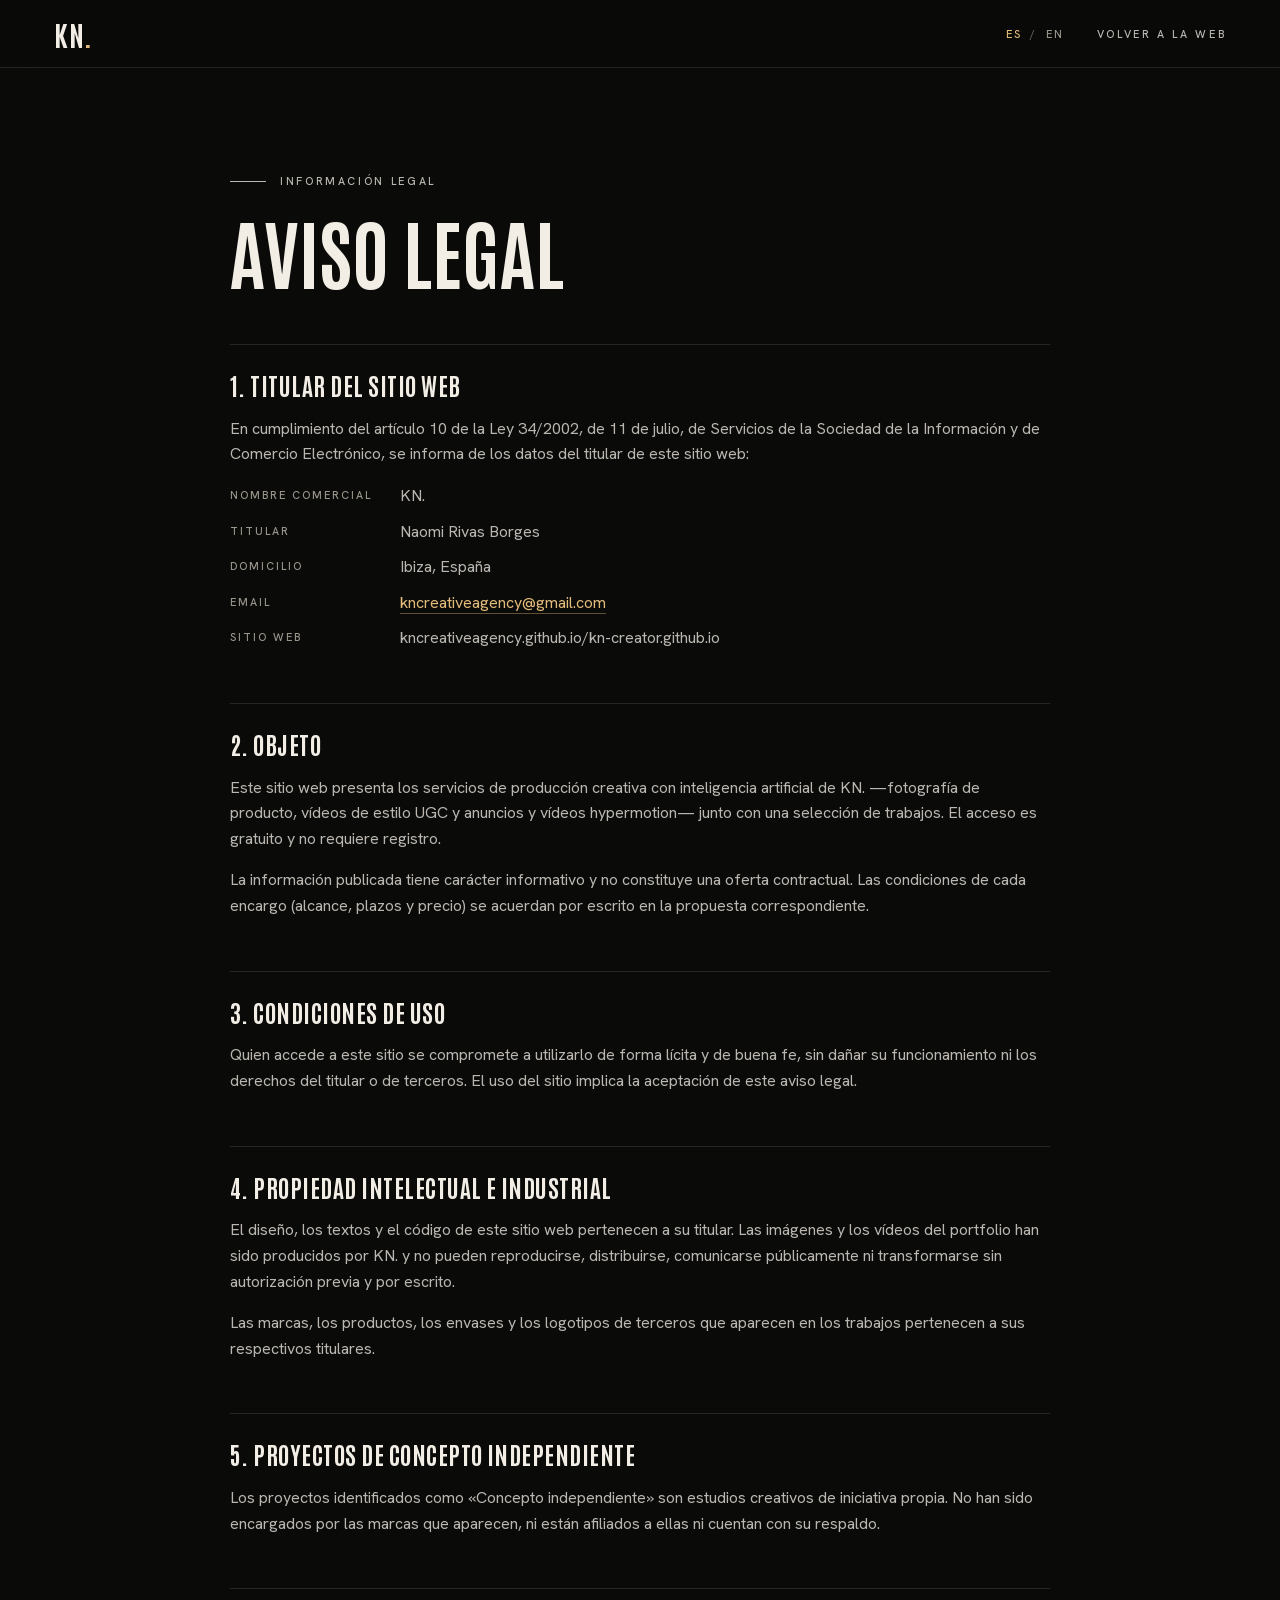
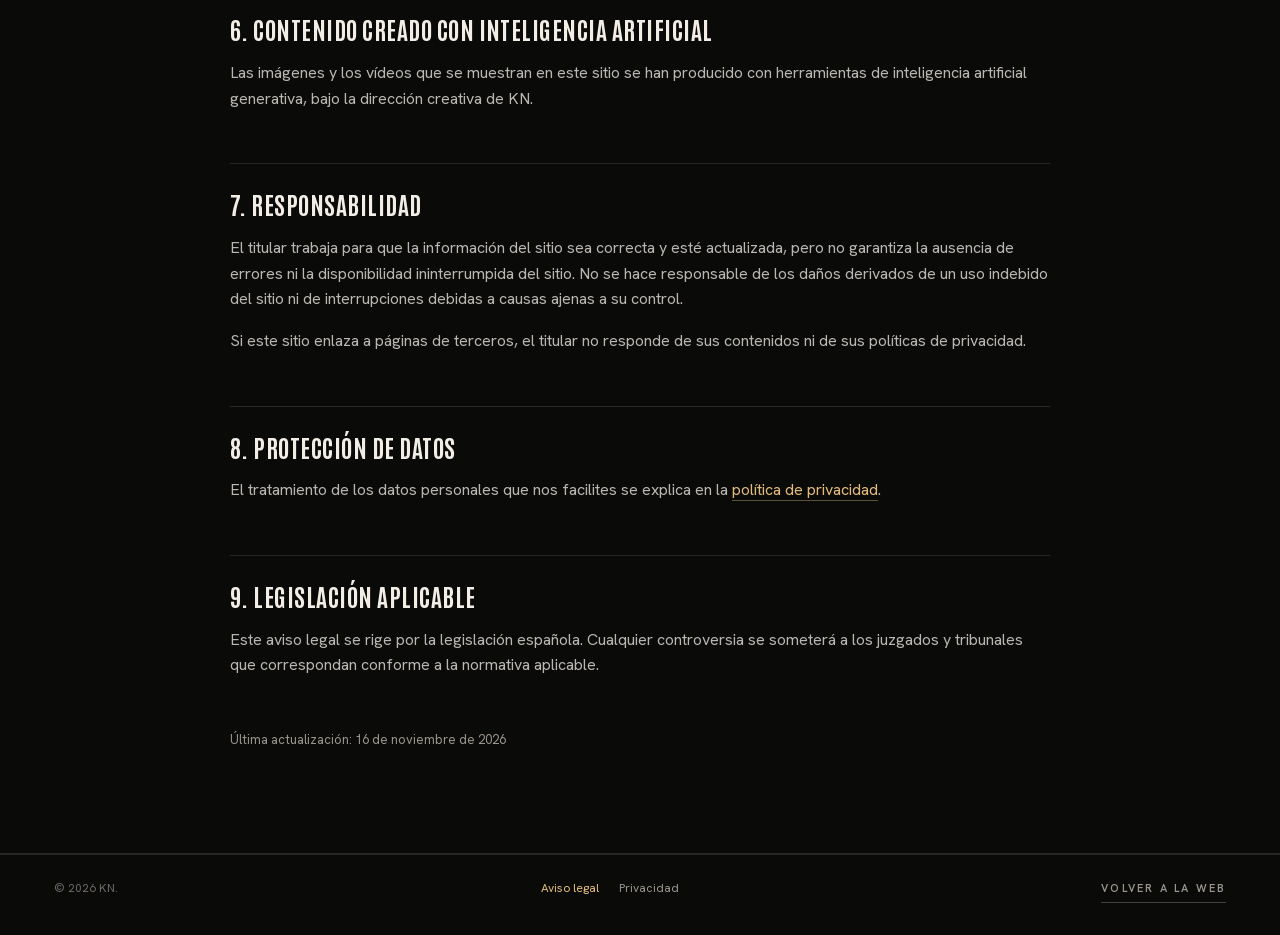
<file: aviso-legal.html>
<!doctype html>
<html lang="es">
<head>
  <meta charset="utf-8">
  <meta name="viewport" content="width=device-width, initial-scale=1">
  <title>KN. — Aviso legal</title>
  <meta name="robots" content="noindex">
  <meta name="theme-color" content="#0a0a09">
  <link rel="icon" href="data:image/svg+xml,%3Csvg xmlns='http://www.w3.org/2000/svg' viewBox='0 0 32 32'%3E%3Crect width='32' height='32' fill='%230a0a09'/%3E%3Ccircle cx='16' cy='16' r='6' fill='%23e2bb7a'/%3E%3C/svg%3E">
  <link rel="preload" href="assets/fonts/antonio-latin.woff2" as="font" type="font/woff2" crossorigin>
  <link rel="preload" href="assets/fonts/hanken-grotesk-latin.woff2" as="font" type="font/woff2" crossorigin>
  <link rel="stylesheet" href="css/fonts.css">
  <link rel="stylesheet" href="css/styles.css">
  <script>
    /* Idioma: el mismo que el visitante eligió en la página principal (o ?lang=en en la URL). */
    (function () {
      var lang = 'es';
      try {
        var q = new URLSearchParams(location.search).get('lang');
        var saved = localStorage.getItem('lang');
        if (q === 'es' || q === 'en') lang = q; else if (saved === 'es' || saved === 'en') lang = saved;
      } catch (e) {}
      document.documentElement.lang = lang;
    })();
  </script>
</head>
<body>

  <!--
    AVISO LEGAL — borrador.
    Los datos del titular (nombre, NIF, domicilio, dominio, fecha) se escriben una sola vez en
    js/content.js, bloque studio.legal, y aparecen aquí automáticamente. Mientras falte alguno,
    la página muestra el hueco marcado como «pendiente» y el aviso de borrador.
    El texto está en español y en inglés: si cambias uno, cambia también el otro.
  -->

  <nav class="nav is-scrolled" aria-label="Principal">
    <a class="brand nav__brand" href="index.html" data-studio-name>KN.</a>
    <div class="nav__right">
      <div class="lang" role="group" aria-label="Idioma / Language">
        <button type="button" data-lang="es" lang="es" aria-pressed="true" aria-label="Español">ES</button>
        <span aria-hidden="true">/</span>
        <button type="button" data-lang="en" lang="en" aria-pressed="false" aria-label="English">EN</button>
      </div>
      <a class="nav__back" href="index.html"><span data-only="es">Volver a la web</span><span data-only="en">Back to the site</span></a>
    </div>
  </nav>

  <main class="legal">

    <!-- ============================================================ ESPAÑOL -->
    <article class="wrap" data-only="es" lang="es">
      <p class="label eyebrow">Información legal</p>
      <h1>Aviso legal</h1>
      <p class="legal__draft" data-legal-draft>Borrador: faltan por completar los datos marcados como pendientes.</p>

      <h2>1. Titular del sitio web</h2>
      <p>En cumplimiento del artículo 10 de la Ley 34/2002, de 11 de julio, de Servicios de la Sociedad de la Información y de Comercio Electrónico, se informa de los datos del titular de este sitio web:</p>
      <dl>
        <dt>Nombre comercial</dt><dd data-studio-name>KN.</dd>
        <dt>Titular</dt><dd><span class="legal__todo" data-legal="owner">Pendiente: nombre y apellidos o razón social</span></dd>
        <dt>NIF</dt><dd><span class="legal__todo" data-legal="taxId">Pendiente: NIF</span></dd>
        <dt>Domicilio</dt><dd><span class="legal__todo" data-legal="address">Pendiente: domicilio</span></dd>
        <dt>Email</dt><dd><span data-email>Pendiente: email</span></dd>
        <dt>Sitio web</dt><dd><span class="legal__todo" data-legal="domain">Pendiente: dominio</span></dd>
      </dl>

      <h2>2. Objeto</h2>
      <p>Este sitio web presenta los servicios de producción creativa con inteligencia artificial de <span data-studio-name>KN.</span> —fotografía de producto, vídeos de estilo UGC y anuncios y vídeos hypermotion— junto con una selección de trabajos. El acceso es gratuito y no requiere registro.</p>
      <p>La información publicada tiene carácter informativo y no constituye una oferta contractual. Las condiciones de cada encargo (alcance, plazos y precio) se acuerdan por escrito en la propuesta correspondiente.</p>

      <h2>3. Condiciones de uso</h2>
      <p>Quien accede a este sitio se compromete a utilizarlo de forma lícita y de buena fe, sin dañar su funcionamiento ni los derechos del titular o de terceros. El uso del sitio implica la aceptación de este aviso legal.</p>

      <h2>4. Propiedad intelectual e industrial</h2>
      <p>El diseño, los textos y el código de este sitio web pertenecen a su titular. Las imágenes y los vídeos del portfolio han sido producidos por <span data-studio-name>KN.</span> y no pueden reproducirse, distribuirse, comunicarse públicamente ni transformarse sin autorización previa y por escrito.</p>
      <p>Las marcas, los productos, los envases y los logotipos de terceros que aparecen en los trabajos pertenecen a sus respectivos titulares.</p>

      <h2>5. Proyectos de concepto independiente</h2>
      <p>Los proyectos identificados como «Concepto independiente» son estudios creativos de iniciativa propia. No han sido encargados por las marcas que aparecen, ni están afiliados a ellas ni cuentan con su respaldo.</p>

      <h2>6. Contenido creado con inteligencia artificial</h2>
      <p>Las imágenes y los vídeos que se muestran en este sitio se han producido con herramientas de inteligencia artificial generativa, bajo la dirección creativa de <span data-studio-name>KN.</span></p>

      <h2>7. Responsabilidad</h2>
      <p>El titular trabaja para que la información del sitio sea correcta y esté actualizada, pero no garantiza la ausencia de errores ni la disponibilidad ininterrumpida del sitio. No se hace responsable de los daños derivados de un uso indebido del sitio ni de interrupciones debidas a causas ajenas a su control.</p>
      <p>Si este sitio enlaza a páginas de terceros, el titular no responde de sus contenidos ni de sus políticas de privacidad.</p>

      <h2>8. Protección de datos</h2>
      <p>El tratamiento de los datos personales que nos facilites se explica en la <a href="privacidad.html">política de privacidad</a>.</p>

      <h2>9. Legislación aplicable</h2>
      <p>Este aviso legal se rige por la legislación española. Cualquier controversia se someterá a los juzgados y tribunales que correspondan conforme a la normativa aplicable.</p>

      <p class="legal__updated">Última actualización: <span class="legal__todo" data-legal="updated">Pendiente: fecha</span></p>
    </article>

    <!-- ============================================================ ENGLISH -->
    <article class="wrap" data-only="en" lang="en">
      <p class="label eyebrow">Legal information</p>
      <h1>Legal notice</h1>
      <p class="legal__draft" data-legal-draft>Draft: the details marked as pending still need to be completed.</p>

      <h2>1. Website owner</h2>
      <p>In compliance with Article 10 of Spanish Law 34/2002 of 11 July on Information Society Services and Electronic Commerce, the details of the owner of this website are:</p>
      <dl>
        <dt>Trading name</dt><dd data-studio-name>KN.</dd>
        <dt>Owner</dt><dd><span class="legal__todo" data-legal="owner">Pending: full name or company name</span></dd>
        <dt>Tax ID (NIF)</dt><dd><span class="legal__todo" data-legal="taxId">Pending: tax ID</span></dd>
        <dt>Address</dt><dd><span class="legal__todo" data-legal="address">Pending: address</span></dd>
        <dt>Email</dt><dd><span data-email>Pending: email</span></dd>
        <dt>Website</dt><dd><span class="legal__todo" data-legal="domain">Pending: domain</span></dd>
      </dl>

      <h2>2. Purpose</h2>
      <p>This website presents the AI creative production services of <span data-studio-name>KN.</span> — product photography, UGC-style videos, and hypermotion ads and videos — together with a selection of work. Access is free and requires no registration.</p>
      <p>The information published here is for information purposes and does not constitute a contractual offer. The terms of each commission (scope, timings and price) are agreed in writing in the corresponding proposal.</p>

      <h2>3. Terms of use</h2>
      <p>Anyone accessing this website agrees to use it lawfully and in good faith, without harming its operation or the rights of the owner or of third parties. Use of the website implies acceptance of this legal notice.</p>

      <h2>4. Intellectual and industrial property</h2>
      <p>The design, texts and code of this website belong to its owner. The images and videos in the portfolio were produced by <span data-studio-name>KN.</span> and may not be reproduced, distributed, publicly communicated or transformed without prior written authorisation.</p>
      <p>Third-party brands, products, packaging and logos appearing in the work belong to their respective owners.</p>

      <h2>5. Independent concept projects</h2>
      <p>Projects marked “Independent concept” are self-initiated creative studies. They were not commissioned by, and are not affiliated with or endorsed by, the brands shown.</p>

      <h2>6. Content created with artificial intelligence</h2>
      <p>The images and videos shown on this website were produced with generative artificial intelligence tools, under the creative direction of <span data-studio-name>KN.</span></p>

      <h2>7. Liability</h2>
      <p>The owner works to keep the information on this website accurate and up to date, but does not guarantee the absence of errors or the uninterrupted availability of the website. The owner is not liable for damage arising from misuse of the website or from interruptions due to causes beyond their control.</p>
      <p>Where this website links to third-party pages, the owner is not responsible for their content or their privacy policies.</p>

      <h2>8. Data protection</h2>
      <p>The processing of any personal data you provide is explained in the <a href="privacidad.html">privacy policy</a>.</p>

      <h2>9. Applicable law</h2>
      <p>This legal notice is governed by Spanish law. Any dispute will be submitted to the courts that have jurisdiction under the applicable rules.</p>
      <p>This text is a translation. In the event of any discrepancy, the Spanish version prevails.</p>

      <p class="legal__updated">Last updated: <span class="legal__todo" data-legal="updated">Pending: date</span></p>
    </article>

  </main>

  <footer class="footer">
    <div class="wrap footer__bottom">
      <p>© <span data-year>2026</span> <span data-studio-name>KN.</span></p>
      <p class="footer__legal">
        <a href="aviso-legal.html" aria-current="page"><span data-only="es">Aviso legal</span><span data-only="en">Legal notice</span></a>
        <a href="privacidad.html"><span data-only="es">Privacidad</span><span data-only="en">Privacy</span></a>
      </p>
      <a class="link" href="index.html"><span data-only="es">Volver a la web</span><span data-only="en">Back to the site</span></a>
    </div>
  </footer>

  <script src="js/content.js"></script>
  <script src="js/legal.js"></script>
</body>
</html>
</file>
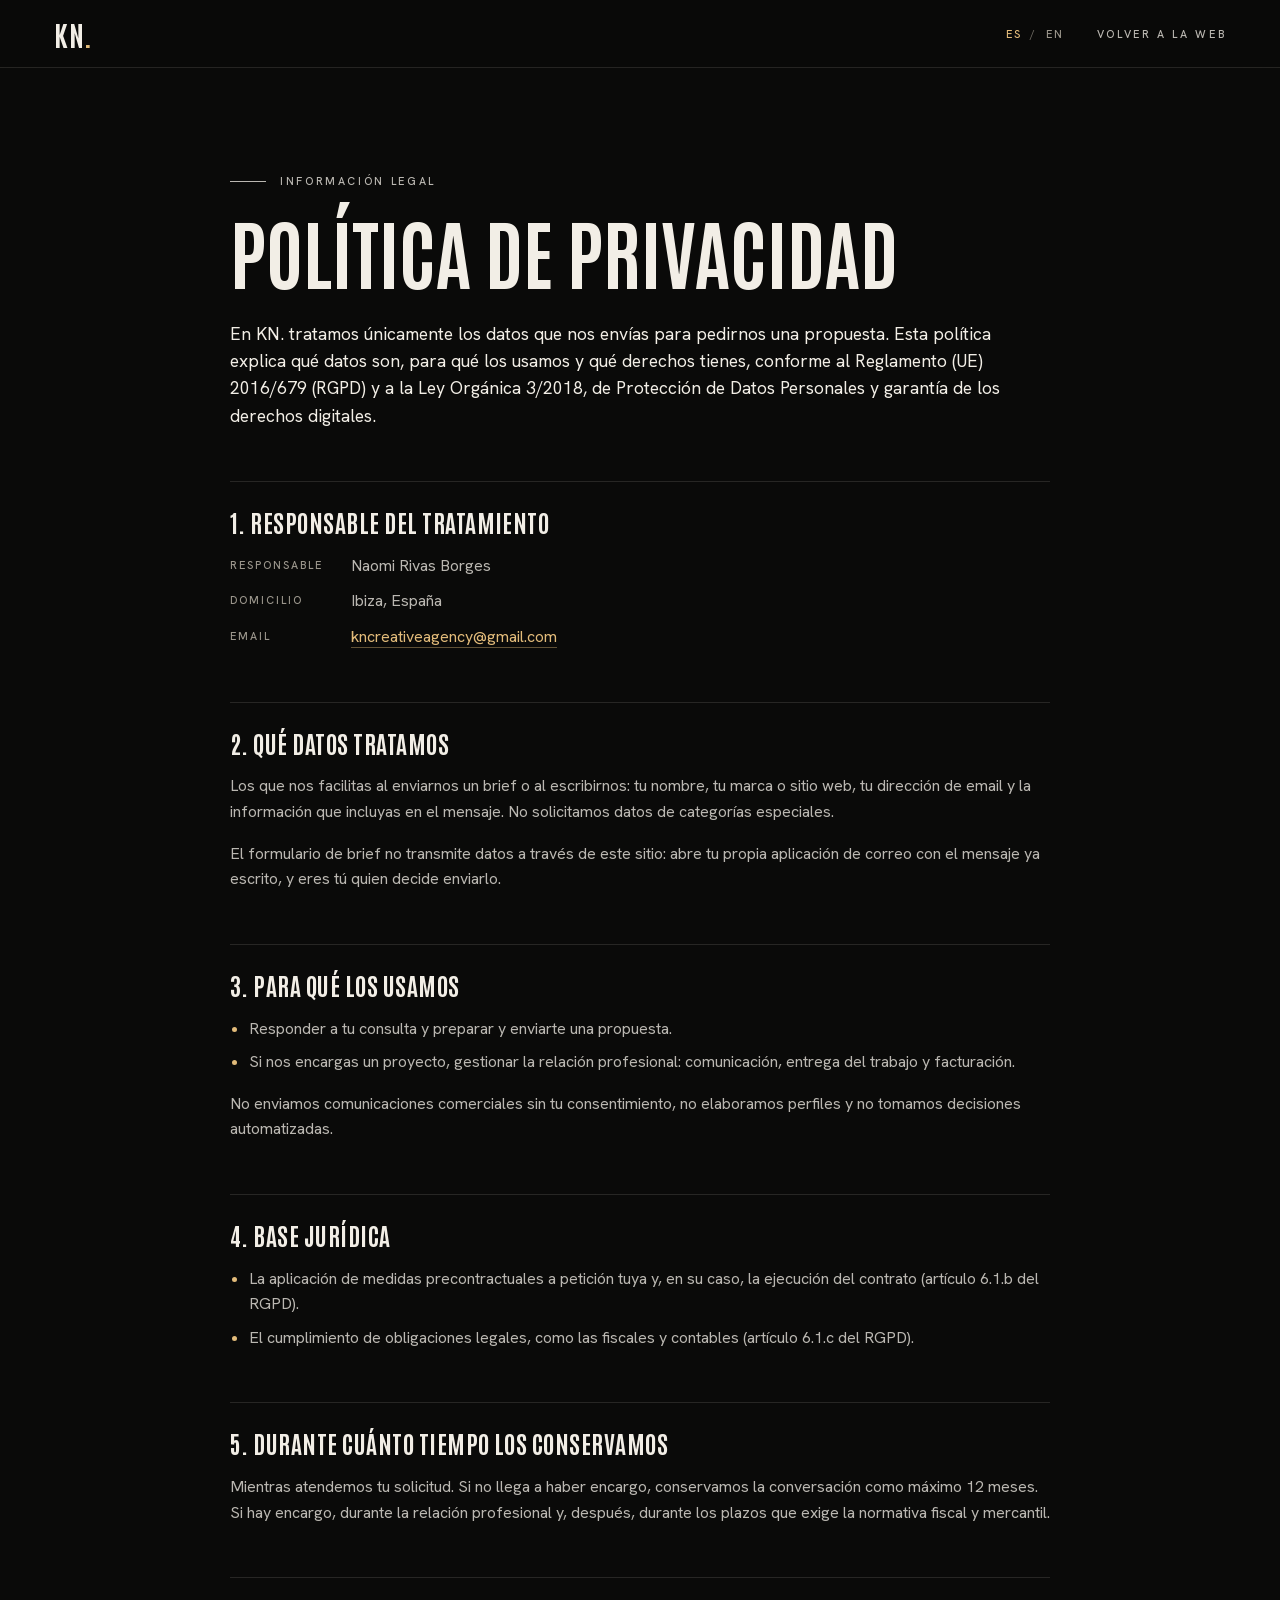
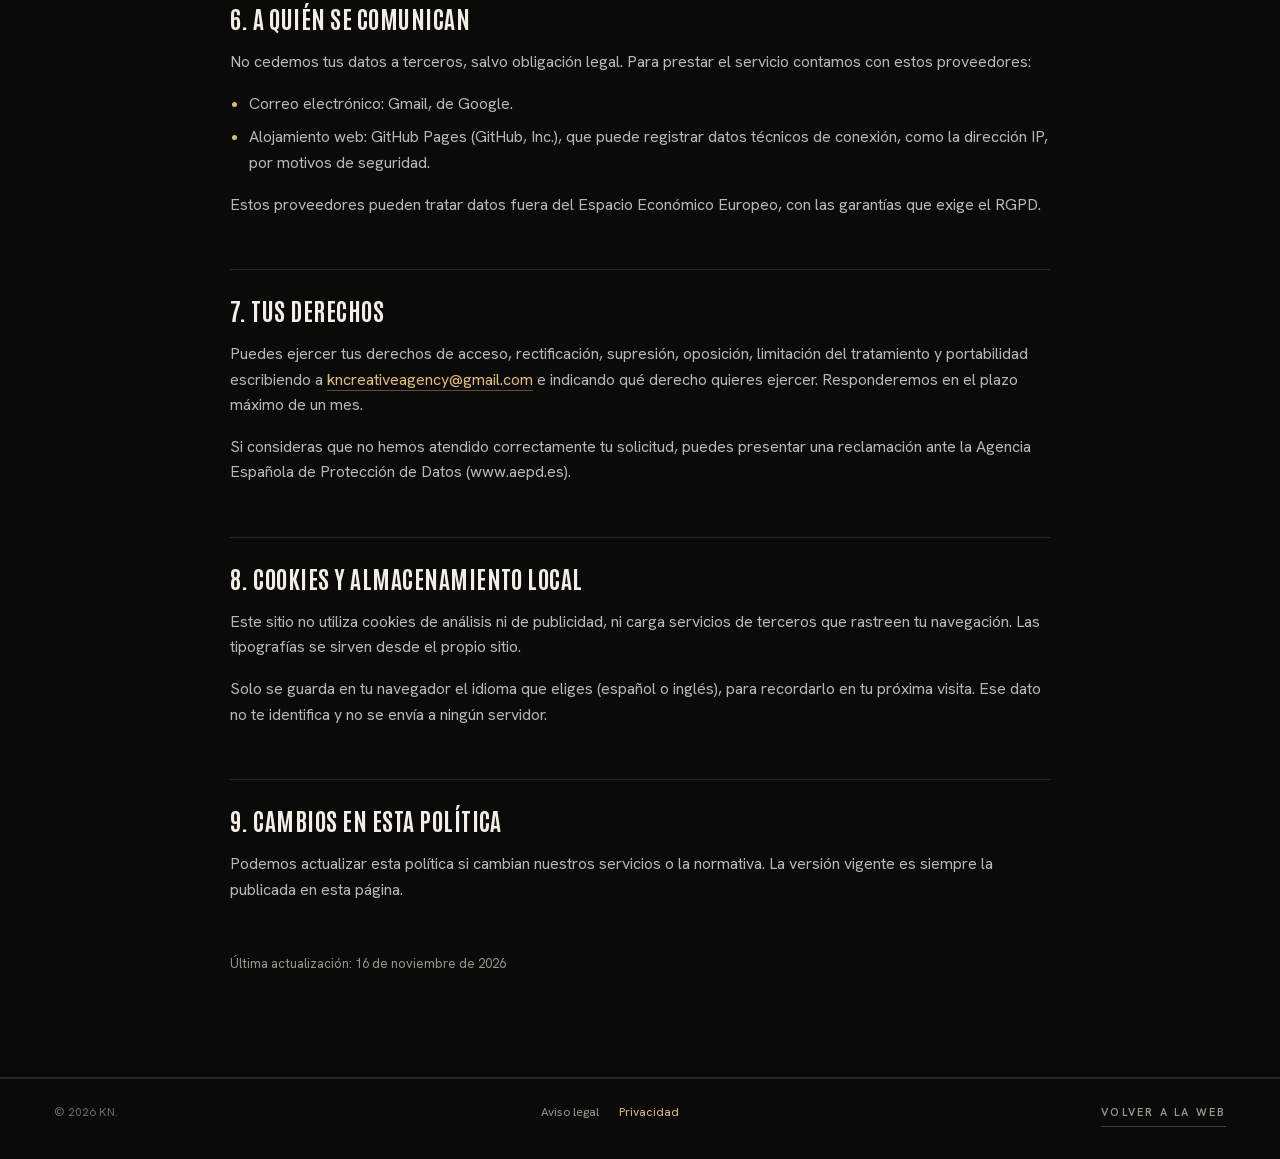
<file: privacidad.html>
<!doctype html>
<html lang="es">
<head>
  <meta charset="utf-8">
  <meta name="viewport" content="width=device-width, initial-scale=1">
  <title>KN. — Política de privacidad</title>
  <meta name="robots" content="noindex">
  <meta name="theme-color" content="#0a0a09">
  <link rel="icon" href="data:image/svg+xml,%3Csvg xmlns='http://www.w3.org/2000/svg' viewBox='0 0 32 32'%3E%3Crect width='32' height='32' fill='%230a0a09'/%3E%3Ccircle cx='16' cy='16' r='6' fill='%23e2bb7a'/%3E%3C/svg%3E">
  <link rel="preload" href="assets/fonts/antonio-latin.woff2" as="font" type="font/woff2" crossorigin>
  <link rel="preload" href="assets/fonts/hanken-grotesk-latin.woff2" as="font" type="font/woff2" crossorigin>
  <link rel="stylesheet" href="css/fonts.css">
  <link rel="stylesheet" href="css/styles.css">
  <script>
    /* Idioma: el mismo que el visitante eligió en la página principal (o ?lang=en en la URL). */
    (function () {
      var lang = 'es';
      try {
        var q = new URLSearchParams(location.search).get('lang');
        var saved = localStorage.getItem('lang');
        if (q === 'es' || q === 'en') lang = q; else if (saved === 'es' || saved === 'en') lang = saved;
      } catch (e) {}
      document.documentElement.lang = lang;
    })();
  </script>
</head>
<body>

  <!--
    POLÍTICA DE PRIVACIDAD — borrador.
    Los datos del titular (nombre, NIF, domicilio, hosting, plazo, fecha) se escriben una sola vez
    en js/content.js, bloque studio.legal, y aparecen aquí automáticamente. Mientras falte alguno,
    la página muestra el hueco marcado como «pendiente» y el aviso de borrador.
    El texto describe la web tal como funciona hoy: el formulario abre el correo del visitante,
    no hay cookies ni analítica y las tipografías se sirven desde la propia web. Si eso cambia
    (un servicio de formularios, analítica, vídeos incrustados…), hay que actualizar los
    apartados 2, 6 y 8.
    El texto está en español y en inglés: si cambias uno, cambia también el otro.
  -->

  <nav class="nav is-scrolled" aria-label="Principal">
    <a class="brand nav__brand" href="index.html" data-studio-name>KN.</a>
    <div class="nav__right">
      <div class="lang" role="group" aria-label="Idioma / Language">
        <button type="button" data-lang="es" lang="es" aria-pressed="true" aria-label="Español">ES</button>
        <span aria-hidden="true">/</span>
        <button type="button" data-lang="en" lang="en" aria-pressed="false" aria-label="English">EN</button>
      </div>
      <a class="nav__back" href="index.html"><span data-only="es">Volver a la web</span><span data-only="en">Back to the site</span></a>
    </div>
  </nav>

  <main class="legal">

    <!-- ============================================================ ESPAÑOL -->
    <article class="wrap" data-only="es" lang="es">
      <p class="label eyebrow">Información legal</p>
      <h1>Política de privacidad</h1>
      <p class="legal__draft" data-legal-draft>Borrador: faltan por completar los datos marcados como pendientes.</p>
      <p class="legal__intro">En <span data-studio-name>KN.</span> tratamos únicamente los datos que nos envías para pedirnos una propuesta. Esta política explica qué datos son, para qué los usamos y qué derechos tienes, conforme al Reglamento (UE) 2016/679 (RGPD) y a la Ley Orgánica 3/2018, de Protección de Datos Personales y garantía de los derechos digitales.</p>

      <h2>1. Responsable del tratamiento</h2>
      <dl>
        <dt>Responsable</dt><dd><span class="legal__todo" data-legal="owner">Pendiente: nombre y apellidos o razón social</span></dd>
        <dt>NIF</dt><dd><span class="legal__todo" data-legal="taxId">Pendiente: NIF</span></dd>
        <dt>Domicilio</dt><dd><span class="legal__todo" data-legal="address">Pendiente: domicilio</span></dd>
        <dt>Email</dt><dd><span data-email>Pendiente: email</span></dd>
      </dl>

      <h2>2. Qué datos tratamos</h2>
      <p>Los que nos facilitas al enviarnos un brief o al escribirnos: tu nombre, tu marca o sitio web, tu dirección de email y la información que incluyas en el mensaje. No solicitamos datos de categorías especiales.</p>
      <p>El formulario de brief no transmite datos a través de este sitio: abre tu propia aplicación de correo con el mensaje ya escrito, y eres tú quien decide enviarlo.</p>

      <h2>3. Para qué los usamos</h2>
      <ul>
        <li>Responder a tu consulta y preparar y enviarte una propuesta.</li>
        <li>Si nos encargas un proyecto, gestionar la relación profesional: comunicación, entrega del trabajo y facturación.</li>
      </ul>
      <p>No enviamos comunicaciones comerciales sin tu consentimiento, no elaboramos perfiles y no tomamos decisiones automatizadas.</p>

      <h2>4. Base jurídica</h2>
      <ul>
        <li>La aplicación de medidas precontractuales a petición tuya y, en su caso, la ejecución del contrato (artículo 6.1.b del RGPD).</li>
        <li>El cumplimiento de obligaciones legales, como las fiscales y contables (artículo 6.1.c del RGPD).</li>
      </ul>

      <h2>5. Durante cuánto tiempo los conservamos</h2>
      <p>Mientras atendemos tu solicitud. Si no llega a haber encargo, conservamos la conversación como máximo <span class="legal__todo" data-legal="retention">Pendiente: plazo</span>. Si hay encargo, durante la relación profesional y, después, durante los plazos que exige la normativa fiscal y mercantil.</p>

      <h2>6. A quién se comunican</h2>
      <p>No cedemos tus datos a terceros, salvo obligación legal. Para prestar el servicio contamos con estos proveedores:</p>
      <ul>
        <li>Correo electrónico: Gmail, de Google.</li>
        <li>Alojamiento web: <span class="legal__todo" data-legal="host">Pendiente: empresa de hosting</span>, que puede registrar datos técnicos de conexión, como la dirección IP, por motivos de seguridad.</li>
      </ul>
      <p>Estos proveedores pueden tratar datos fuera del Espacio Económico Europeo, con las garantías que exige el RGPD.</p>

      <h2>7. Tus derechos</h2>
      <p>Puedes ejercer tus derechos de acceso, rectificación, supresión, oposición, limitación del tratamiento y portabilidad escribiendo a <span data-email>Pendiente: email</span> e indicando qué derecho quieres ejercer. Responderemos en el plazo máximo de un mes.</p>
      <p>Si consideras que no hemos atendido correctamente tu solicitud, puedes presentar una reclamación ante la Agencia Española de Protección de Datos (www.aepd.es).</p>

      <h2>8. Cookies y almacenamiento local</h2>
      <p>Este sitio no utiliza cookies de análisis ni de publicidad, ni carga servicios de terceros que rastreen tu navegación. Las tipografías se sirven desde el propio sitio.</p>
      <p>Solo se guarda en tu navegador el idioma que eliges (español o inglés), para recordarlo en tu próxima visita. Ese dato no te identifica y no se envía a ningún servidor.</p>

      <h2>9. Cambios en esta política</h2>
      <p>Podemos actualizar esta política si cambian nuestros servicios o la normativa. La versión vigente es siempre la publicada en esta página.</p>

      <p class="legal__updated">Última actualización: <span class="legal__todo" data-legal="updated">Pendiente: fecha</span></p>
    </article>

    <!-- ============================================================ ENGLISH -->
    <article class="wrap" data-only="en" lang="en">
      <p class="label eyebrow">Legal information</p>
      <h1>Privacy policy</h1>
      <p class="legal__draft" data-legal-draft>Draft: the details marked as pending still need to be completed.</p>
      <p class="legal__intro">At <span data-studio-name>KN.</span> we only process the data you send us to request a proposal. This policy explains what that data is, what we use it for and what rights you have, in accordance with Regulation (EU) 2016/679 (GDPR) and Spanish Organic Law 3/2018 on the Protection of Personal Data and guarantee of digital rights.</p>

      <h2>1. Data controller</h2>
      <dl>
        <dt>Controller</dt><dd><span class="legal__todo" data-legal="owner">Pending: full name or company name</span></dd>
        <dt>Tax ID (NIF)</dt><dd><span class="legal__todo" data-legal="taxId">Pending: tax ID</span></dd>
        <dt>Address</dt><dd><span class="legal__todo" data-legal="address">Pending: address</span></dd>
        <dt>Email</dt><dd><span data-email>Pending: email</span></dd>
      </dl>

      <h2>2. What data we process</h2>
      <p>The data you give us when you send a brief or write to us: your name, your brand or website, your email address and whatever information you include in your message. We do not ask for special categories of data.</p>
      <p>The brief form does not transmit data through this website: it opens your own email app with the message already written, and you decide whether to send it.</p>

      <h2>3. What we use it for</h2>
      <ul>
        <li>Answering your enquiry and preparing and sending you a proposal.</li>
        <li>If you commission a project, managing the professional relationship: communication, delivery of the work and invoicing.</li>
      </ul>
      <p>We do not send commercial communications without your consent, we do not build profiles and we do not make automated decisions.</p>

      <h2>4. Legal basis</h2>
      <ul>
        <li>Taking pre-contractual steps at your request and, where applicable, performing the contract (Article 6(1)(b) GDPR).</li>
        <li>Complying with legal obligations, such as tax and accounting duties (Article 6(1)(c) GDPR).</li>
      </ul>

      <h2>5. How long we keep it</h2>
      <p>For as long as we are handling your request. If no project is commissioned, we keep the conversation for a maximum of <span class="legal__todo" data-legal="retention">Pending: period</span>. If a project is commissioned, for the duration of the professional relationship and, afterwards, for the periods required by tax and commercial law.</p>

      <h2>6. Who it is shared with</h2>
      <p>We do not share your data with third parties, unless required by law. To provide the service we rely on these providers:</p>
      <ul>
        <li>Email: Gmail, by Google.</li>
        <li>Web hosting: <span class="legal__todo" data-legal="host">Pending: hosting company</span>, which may log technical connection data, such as the IP address, for security reasons.</li>
      </ul>
      <p>These providers may process data outside the European Economic Area, with the safeguards required by the GDPR.</p>

      <h2>7. Your rights</h2>
      <p>You can exercise your rights of access, rectification, erasure, objection, restriction of processing and portability by writing to <span data-email>Pending: email</span> and stating which right you wish to exercise. We will reply within a maximum of one month.</p>
      <p>If you believe we have not handled your request properly, you can lodge a complaint with the Spanish Data Protection Agency (www.aepd.es).</p>

      <h2>8. Cookies and local storage</h2>
      <p>This website uses no analytics or advertising cookies and loads no third-party services that track your browsing. Fonts are served from the website itself.</p>
      <p>Only the language you choose (Spanish or English) is stored in your browser, to remember it on your next visit. It does not identify you and is not sent to any server.</p>

      <h2>9. Changes to this policy</h2>
      <p>We may update this policy if our services or the regulations change. The version in force is always the one published on this page.</p>
      <p>This text is a translation. In the event of any discrepancy, the Spanish version prevails.</p>

      <p class="legal__updated">Last updated: <span class="legal__todo" data-legal="updated">Pending: date</span></p>
    </article>

  </main>

  <footer class="footer">
    <div class="wrap footer__bottom">
      <p>© <span data-year>2026</span> <span data-studio-name>KN.</span></p>
      <p class="footer__legal">
        <a href="aviso-legal.html"><span data-only="es">Aviso legal</span><span data-only="en">Legal notice</span></a>
        <a href="privacidad.html" aria-current="page"><span data-only="es">Privacidad</span><span data-only="en">Privacy</span></a>
      </p>
      <a class="link" href="index.html"><span data-only="es">Volver a la web</span><span data-only="en">Back to the site</span></a>
    </div>
  </footer>

  <script src="js/content.js"></script>
  <script src="js/legal.js"></script>
</body>
</html>
</file>
<file: css/fonts.css>
/* ==========================================================================
   Tipografías servidas desde la propia web (assets/fonts/), sin pedir nada a
   servidores de terceros. Antonio y Hanken Grotesk son fuentes variables de
   licencia abierta (SIL Open Font License 1.1).
   ========================================================================== */

@font-face {
  font-family: "Antonio"; font-style: normal; font-weight: 100 700; font-display: swap;
  src: url("../assets/fonts/antonio-latin-ext.woff2") format("woff2");
  unicode-range: U+0100-02BA, U+02BD-02C5, U+02C7-02CC, U+02CE-02D7, U+02DD-02FF, U+0304, U+0308, U+0329, U+1D00-1DBF, U+1E00-1E9F, U+1EF2-1EFF, U+2020, U+20A0-20AB, U+20AD-20C4, U+2113, U+2C60-2C7F, U+A720-A7FF;
}
@font-face {
  font-family: "Antonio"; font-style: normal; font-weight: 100 700; font-display: swap;
  src: url("../assets/fonts/antonio-latin.woff2") format("woff2");
  unicode-range: U+0000-00FF, U+0131, U+0152-0153, U+02BB-02BC, U+02C6, U+02DA, U+02DC, U+0304, U+0308, U+0329, U+2000-206F, U+20AC, U+2122, U+2191, U+2193, U+2212, U+2215, U+FEFF, U+FFFD;
}
@font-face {
  font-family: "Hanken Grotesk"; font-style: normal; font-weight: 100 900; font-display: swap;
  src: url("../assets/fonts/hanken-grotesk-latin-ext.woff2") format("woff2");
  unicode-range: U+0100-02BA, U+02BD-02C5, U+02C7-02CC, U+02CE-02D7, U+02DD-02FF, U+0304, U+0308, U+0329, U+1D00-1DBF, U+1E00-1E9F, U+1EF2-1EFF, U+2020, U+20A0-20AB, U+20AD-20C4, U+2113, U+2C60-2C7F, U+A720-A7FF;
}
@font-face {
  font-family: "Hanken Grotesk"; font-style: normal; font-weight: 100 900; font-display: swap;
  src: url("../assets/fonts/hanken-grotesk-latin.woff2") format("woff2");
  unicode-range: U+0000-00FF, U+0131, U+0152-0153, U+02BB-02BC, U+02C6, U+02DA, U+02DC, U+0304, U+0308, U+0329, U+2000-206F, U+20AC, U+2122, U+2191, U+2193, U+2212, U+2215, U+FEFF, U+FFFD;
}
</file>
<file: css/styles.css>
/* ==========================================================================
   KN. — diseño. Oscuro, tipografía condensada grande y un único color de acento.
   Para cambiar el aspecto general basta con tocar las variables de :root.
   ========================================================================== */

:root {
  --bg: #0a0a09;                         /* fondo */
  --bg-2: #121210;                       /* paneles */
  --bg-3: #1a1a17;                       /* fondo de imágenes mientras cargan */
  --ink: #f2eee6;                        /* texto */
  --ink-soft: rgba(242, 238, 230, .76);
  --muted: #9b968c;
  --dim: #6f6b63;
  --line: rgba(242, 238, 230, .12);
  --line-2: rgba(242, 238, 230, .24);
  --accent: #e2bb7a;                     /* ← color de acento */
  --accent-rgb: 226, 187, 122;           /*   el mismo color en RGB (para brillos y bordes) */
  --on-accent: #0a0a09;

  --display: "Antonio", "Arial Narrow", Impact, sans-serif;
  --sans: "Hanken Grotesk", system-ui, -apple-system, "Segoe UI", sans-serif;

  --pad: clamp(20px, 4.2vw, 64px);
  --max: 1480px;
  --radius: 14px;
  --nav-h: 68px;
  --ease: cubic-bezier(.2, .7, .2, 1);
}

*, *::before, *::after { box-sizing: border-box; }
html { scroll-behavior: smooth; -webkit-text-size-adjust: 100%; scroll-padding-top: calc(var(--nav-h) + 16px); }
body {
  margin: 0; background: var(--bg); color: var(--ink);
  font: 400 16px/1.6 var(--sans);
  -webkit-font-smoothing: antialiased; -moz-osx-font-smoothing: grayscale;
}
h1, h2, h3, h4, p, ul, ol, figure { margin: 0; }
ul, ol { padding: 0; list-style: none; }
img, video { display: block; max-width: 100%; }
a { color: inherit; text-decoration: none; }
button { font: inherit; color: inherit; background: none; border: 0; padding: 0; cursor: pointer; }
:focus-visible { outline: 2px solid var(--accent); outline-offset: 3px; }
::selection { background: var(--accent); color: var(--on-accent); }

.wrap { max-width: var(--max); margin-inline: auto; padding-inline: var(--pad); }

.skip {
  position: fixed; left: 12px; top: -80px; z-index: 100;
  background: var(--accent); color: var(--on-accent); padding: 12px 16px; font-weight: 600;
}
.skip:focus { top: 12px; }

.label { font: 500 11px/1.4 var(--sans); letter-spacing: .24em; text-transform: uppercase; }
.eyebrow { display: flex; align-items: center; gap: 14px; color: var(--accent); }
.eyebrow::before { content: ""; flex: none; width: 36px; height: 1px; background: currentColor; }

.display {
  font: 700 clamp(2.5rem, 6.3vw, 6rem)/1.06 var(--display);
  text-transform: uppercase; letter-spacing: -.004em; text-wrap: balance;
}
.display em { font-style: normal; color: var(--accent); }

.btn {
  display: inline-flex; align-items: center; justify-content: center; gap: 12px;
  min-height: 50px; padding: 0 26px;
  font: 600 12px/1 var(--sans); letter-spacing: .2em; text-transform: uppercase; white-space: nowrap;
  border: 1px solid transparent;
  transition: background-color .3s ease, color .3s ease, border-color .3s ease;
}
.btn--accent {
  background: var(--accent); color: var(--on-accent);
  clip-path: polygon(0 0, calc(100% - 12px) 0, 100% 12px, 100% 100%, 0 100%);   /* esquina superior derecha recortada */
}
.btn--accent:hover { background: var(--ink); }
.btn svg { transition: transform .3s var(--ease); }
.btn:hover svg { transform: translateX(4px); }

.link {
  font: 600 12px/1 var(--sans); letter-spacing: .2em; text-transform: uppercase;
  padding-bottom: 8px; border-bottom: 1px solid var(--line-2);
  transition: border-color .3s ease, color .3s ease;
}
.link:hover { border-color: var(--accent); color: var(--accent); }

.empty { padding: 48px 0; color: var(--muted); }

/* ------------------------------------------------------------- PROGRESO */

.progress {
  position: fixed; inset: 0 0 auto 0; height: 2px; z-index: 60;
  background: var(--accent); transform-origin: 0 50%; transform: scaleX(var(--progress, 0));
}

/* ------------------------------------------------------------------ NAV */

.nav {
  position: fixed; inset: 0 0 auto 0; z-index: 50; height: var(--nav-h);
  display: flex; align-items: center; justify-content: space-between; gap: 20px;
  padding-inline: var(--pad); isolation: isolate;
}
/* El desenfoque va en ::before para no atrapar el menú móvil (position: fixed) */
.nav::before {
  content: ""; position: absolute; inset: 0; z-index: -1;
  background: rgba(10, 10, 9, .88); -webkit-backdrop-filter: blur(18px); backdrop-filter: blur(18px);
  border-bottom: 1px solid var(--line);
  opacity: 0; transition: opacity .4s ease;
}
.nav.is-scrolled::before { opacity: 1; }

.brand { font: 700 28px/1 var(--display); letter-spacing: .03em; }
.brand__dot { color: var(--accent); }
.nav__brand { position: relative; z-index: 2; }

.nav__right { display: flex; align-items: center; gap: clamp(18px, 2.4vw, 38px); }
.nav__links { display: flex; align-items: center; gap: clamp(18px, 2.4vw, 38px); }
.nav__links a {
  font: 500 11px/1 var(--sans); letter-spacing: .24em; text-transform: uppercase;
  color: var(--ink-soft); padding: 10px 0; transition: color .3s ease;
}
.nav__links a:hover { color: var(--accent); }
.nav__mobile-only { display: none; }

.lang { position: relative; z-index: 2; display: flex; align-items: center; gap: 6px; color: var(--dim); font: 500 11px/1 var(--sans); letter-spacing: .2em; }
.lang button { padding: 10px 2px; color: var(--muted); letter-spacing: inherit; transition: color .3s ease; }
.lang button:hover { color: var(--ink); }
.lang button[aria-pressed="true"] { color: var(--accent); }

.nav__cta { position: relative; z-index: 2; min-height: 40px; padding: 0 20px; font-size: 11px; }
.nav__toggle {
  display: none; position: relative; z-index: 2;
  font: 500 11px/1 var(--sans); letter-spacing: .24em; text-transform: uppercase;
  min-height: 40px; padding: 0 14px; border: 1px solid var(--line-2);
}

/* ----------------------------------------------------------------- HERO */

.hero {
  position: relative; isolation: isolate; overflow: hidden;
  min-height: 100vh; min-height: 100svh;
  display: flex; align-items: center;
  padding: calc(var(--nav-h) + 48px) var(--pad) clamp(64px, 9vh, 110px);
}
.hero__media {
  position: absolute; z-index: -1; inset: 0 0 0 auto;
  width: min(66vw, 118vh); width: min(66vw, 118svh);
  -webkit-mask-image: linear-gradient(90deg, transparent 0, rgba(0, 0, 0, .45) 20%, #000 46%);
          mask-image: linear-gradient(90deg, transparent 0, rgba(0, 0, 0, .45) 20%, #000 46%);
}
.hero__media img {
  width: 100%; height: 100%; object-fit: cover; object-position: 50% 72%;
  animation: heroIn 2s var(--ease) both;
}
.hero__media::after {
  content: ""; position: absolute; inset: 0; pointer-events: none;
  background: linear-gradient(180deg, rgba(10, 10, 9, .55) 0, rgba(10, 10, 9, 0) 20%, rgba(10, 10, 9, 0) 72%, rgba(10, 10, 9, .8) 100%);
}
.hero__caption {
  position: absolute; z-index: 1; right: var(--pad); bottom: 26px;
  color: var(--ink-soft); text-align: right;
  animation: fadeIn 1.2s ease 1.1s both;
}

.hero__text { position: relative; max-width: min(900px, 62vw); }
.hero__eyebrow { animation: fadeIn 1s ease .15s both; }
.hero__title {
  margin-top: 30px;
  font: 700 clamp(3.2rem, 9.4vw, 9.8rem)/.92 var(--display);
  text-transform: uppercase; letter-spacing: -.005em;
}
/* padding/margen: deja sitio a las tildes de las mayúsculas dentro del recorte */
.line { display: block; overflow: hidden; padding-top: .16em; margin-top: -.16em; white-space: nowrap; }
.line > span { display: block; animation: rise 1.1s var(--ease) both; }
.line:nth-child(2) > span { animation-delay: .1s; }
.line:nth-child(3) > span { animation-delay: .2s; }
.line--outline > span { color: transparent; -webkit-text-stroke: 1.5px rgba(242, 238, 230, .62); }
.line--accent > span { color: var(--accent); }

.hero__sub { margin-top: 30px; max-width: 44ch; color: var(--ink-soft); font-size: clamp(1rem, 1.25vw, 1.18rem); animation: fadeIn 1s ease .55s both; }
.hero__actions { margin-top: 38px; display: flex; flex-wrap: wrap; align-items: center; gap: 18px 32px; animation: fadeIn 1s ease .7s both; }

.hero__note { margin-top: 18px; font-size: 13px; color: var(--muted); animation: fadeIn 1s ease .85s both; }

@keyframes rise { from { transform: translateY(110%); } to { transform: none; } }
@keyframes fadeIn { from { opacity: 0; } to { opacity: 1; } }
@keyframes heroIn { from { opacity: 0; transform: scale(1.06); } to { opacity: 1; transform: none; } }

/* -------------------------------------------------------------- MARQUEE */

.marquee { overflow: hidden; border-block: 1px solid var(--line); background: var(--bg-2); padding: 20px 0; }
.marquee__track { display: flex; width: max-content; animation: marquee 70s linear infinite; }
.marquee__group { display: flex; flex: none; }
.marquee__group li {
  display: flex; align-items: center; white-space: nowrap;
  font: 600 17px/1 var(--display); letter-spacing: .16em; text-transform: uppercase; color: var(--ink-soft);
}
.marquee__group li::after {
  content: ""; width: 5px; height: 5px; border-radius: 50%; background: var(--accent);
  margin-inline: clamp(26px, 3.2vw, 52px);
}
@keyframes marquee { to { transform: translateX(-50%); } }

/* Franja de clientes: la misma cinta, en color de acento y en sentido contrario */
.marquee--accent { background: var(--accent); border-color: transparent; padding: 26px 0; }
.marquee--accent .marquee__track { animation-direction: reverse; animation-duration: 80s; }
.marquee--accent .marquee__group li { font-size: clamp(1.35rem, 2.3vw, 2rem); letter-spacing: .08em; color: var(--on-accent); }
.marquee--accent .marquee__group li::after { background: var(--on-accent); opacity: .55; }
.clients { padding-bottom: clamp(80px, 10vw, 150px); }
.clients__head { display: grid; gap: 22px; margin-bottom: clamp(28px, 3.4vw, 48px); }
.clients__title { font-size: clamp(2.1rem, 4.6vw, 4.2rem); }

.sr-only { position: absolute; width: 1px; height: 1px; margin: -1px; padding: 0; overflow: hidden; clip: rect(0 0 0 0); white-space: nowrap; border: 0; }

/* ------------------------------------------------------------- SECCIONES */

.section { padding-block: clamp(88px, 11vw, 170px); }
.section-head { display: grid; gap: 24px; margin-bottom: clamp(40px, 5vw, 76px); }
.section-head__intro { max-width: 46ch; color: var(--muted); font-size: 1.05rem; }

/* ------------------------------------------------------------ SERVICIOS */

/* Filas alternas: texto a un lado, imagen o vídeo al otro */
.svc-list { border: 1px solid var(--line); background: var(--bg-2); }
.svc { display: grid; grid-template-columns: repeat(2, minmax(0, 1fr)); align-items: center; border-top: 1px solid var(--line); }
.svc:first-child { border-top: 0; }
.svc:nth-child(even) .svc__media { order: -1; }

.svc__text { padding: clamp(32px, 4.6vw, 76px) clamp(24px, 4.6vw, 76px); }
.svc__eyebrow { color: var(--accent); }
.svc__title { margin-top: 18px; font: 700 clamp(1.9rem, 3.1vw, 3rem)/1.06 var(--display); text-transform: uppercase; text-wrap: balance; }
.svc__body { margin-top: 18px; max-width: 52ch; color: var(--muted); }
.chips { display: flex; flex-wrap: wrap; gap: 8px; margin-top: 24px; }
.chips li {
  padding: 9px 12px; border: 1px solid var(--line-2);
  font: 500 10px/1 var(--sans); letter-spacing: .18em; text-transform: uppercase; color: var(--ink-soft);
}
.svc__more { display: inline-block; margin-top: 30px; color: var(--accent); border-color: rgba(var(--accent-rgb), .45); }
.svc__more:hover { color: var(--ink); border-color: var(--ink); }

/* El ::before reserva la altura mínima según la proporción; si el texto es más alto, la imagen se adapta */
.svc__media { position: relative; align-self: stretch; overflow: hidden; background: var(--bg-3); display: flex; gap: 2px; }
.svc__media::before { content: ""; display: block; width: 0; padding-top: var(--ratio, 80%); }
.svc__media--photo  { --ratio: 80%; }       /* 5:4 */
.svc__media--ugc    { --ratio: 88.9%; }     /* dos vídeos verticales 9:16 */
.svc__media--motion { --ratio: 56.25%; }    /* 16:9 */
.svc__media > img, .svc__media > video { flex: 1 1 0; min-width: 0; width: 100%; height: auto; align-self: stretch; object-fit: cover; }

/* ------------------------------------------------------------ PROYECTOS */

.work { padding-top: 0; }

.cat-nav { display: flex; flex-wrap: wrap; gap: 10px; }
.cat-nav a {
  display: inline-flex; align-items: baseline; gap: 10px;
  padding: 12px 20px; border: 1px solid var(--line-2); border-radius: 999px;
  font: 500 11px/1 var(--sans); letter-spacing: .2em; text-transform: uppercase;
  transition: border-color .3s ease, color .3s ease;
}
.cat-nav a:hover { border-color: var(--accent); color: var(--accent); }
.cat-nav sup { font-size: 10px; color: var(--accent); vertical-align: baseline; }

.cat { margin-top: clamp(72px, 9vw, 130px); }
.cat-head {
  display: flex; flex-wrap: wrap; align-items: flex-end; justify-content: space-between; gap: 14px 48px;
  padding-bottom: 24px; margin-bottom: clamp(18px, 2vw, 28px); border-bottom: 1px solid var(--line);
}
.cat-index { color: var(--accent); margin-bottom: 12px; }
.cat-title { font: 700 clamp(1.9rem, 3.6vw, 3.3rem)/1 var(--display); text-transform: uppercase; }
.cat-desc { max-width: 40ch; color: var(--muted); }

/* Fotografía: mosaico de filas justificadas (cada imagen conserva su proporción) */
.mosaic { --g: clamp(6px, .7vw, 10px); display: flex; flex-direction: column; gap: var(--g); }
.mosaic__row { display: flex; gap: var(--g); }
.shot {
  position: relative; display: block; overflow: hidden; min-width: 0;
  flex: var(--r, 1) 1 0%; aspect-ratio: var(--r, 1);
  border-radius: 8px; background: var(--bg-3); cursor: zoom-in; text-align: left;
}
.shot img { width: 100%; height: 100%; object-fit: cover; transition: transform 1.4s var(--ease); }
.shot:hover img, .shot:focus-visible img { transform: scale(1.045); }
.shot__meta {
  position: absolute; inset: auto 0 0 0; display: grid; gap: 3px;
  padding: 56px 18px 16px;
  background: linear-gradient(180deg, rgba(10, 10, 9, 0), rgba(10, 10, 9, .86));
  opacity: 0; transform: translateY(8px); transition: opacity .45s ease, transform .45s var(--ease);
}
.shot:hover .shot__meta, .shot:focus-visible .shot__meta { opacity: 1; transform: none; }
.shot__brand { font: 600 1.2rem/1.1 var(--display); letter-spacing: .04em; text-transform: uppercase; }
.shot__note { font-size: 12.5px; color: var(--ink-soft); }
.shot__meta .tag { justify-self: start; margin-top: 6px; }

.tag {
  display: inline-block; white-space: nowrap;
  font: 500 9.5px/1 var(--sans); letter-spacing: .18em; text-transform: uppercase;
  color: var(--accent); border: 1px solid rgba(var(--accent-rgb), .45); border-radius: 999px; padding: 5px 9px;
}

/* Vídeo */
.clips { display: grid; grid-template-columns: minmax(0, 1fr); gap: clamp(28px, 3vw, 44px); }
.clips__grid { display: grid; gap: clamp(22px, 2.4vw, 34px) clamp(10px, 1.4vw, 22px); }
.clips__grid--wide { grid-template-columns: repeat(2, minmax(0, 1fr)); }
.clips__grid--tall { grid-template-columns: repeat(var(--n, 4), minmax(0, 1fr)); }
/* Fila mixta (panorámico + vertical): cada pieza ocupa un ancho proporcional y todas quedan a la misma altura */
.clips__grid--mix { display: flex; align-items: flex-start; }
.clips__grid--mix .clip { flex: var(--r, 1) 1 0%; }

.clip { min-width: 0; }
.clip__frame { position: relative; overflow: hidden; border-radius: var(--radius); background: var(--bg-3); }
.clip__frame--wide { aspect-ratio: 16 / 9; }
.clip__frame--tall { aspect-ratio: 9 / 16; }
.clip__frame--poster { aspect-ratio: 2 / 3; }
.clip__frame video { width: 100%; height: 100%; object-fit: cover; cursor: pointer; }
.clip__frame::after {
  content: ""; position: absolute; inset: auto 0 0 0; height: 96px; pointer-events: none;
  background: linear-gradient(180deg, rgba(10, 10, 9, 0), rgba(10, 10, 9, .55));
}
.clip__controls { position: absolute; z-index: 1; left: 10px; right: 10px; bottom: 10px; display: flex; gap: 6px; }
.clip__btn {
  width: 44px; height: 44px; display: grid; place-items: center; border-radius: 50%;
  background: rgba(10, 10, 9, .5); -webkit-backdrop-filter: blur(8px); backdrop-filter: blur(8px);
  border: 1px solid rgba(242, 238, 230, .16); color: var(--ink);
  transition: background-color .25s ease, color .25s ease, border-color .25s ease;
}
.clip__btn:hover { background: var(--accent); border-color: var(--accent); color: var(--on-accent); }
.clip__btn[data-act="full"] { margin-left: auto; }
.clip video:fullscreen { object-fit: contain; background: #000; }

.clip figcaption { display: grid; grid-template-columns: minmax(0, 1fr) auto; align-items: start; gap: 3px 12px; margin-top: 14px; }
.clip__title { font: 600 1.2rem/1.1 var(--display); letter-spacing: .04em; text-transform: uppercase; }
.clip__note { grid-column: 1 / -1; grid-row: 2; font-size: 13px; color: var(--muted); }
.clip figcaption .tag { grid-column: 2; grid-row: 1; }
/* En columnas estrechas (vídeos verticales) la etiqueta va debajo, no al lado del título */
.clips__grid--tall .clip figcaption, .clip--narrow figcaption { grid-template-columns: minmax(0, 1fr); }
.clips__grid--tall .clip figcaption .tag, .clip--narrow figcaption .tag { grid-column: 1; grid-row: 3; justify-self: start; margin-top: 6px; white-space: normal; }

/* -------------------------------------------------------------- PROCESO */

/* Sección clara: cambia las variables de color solo dentro de ella */
.section--light {
  --ink: #141312; --ink-soft: rgba(20, 19, 18, .8); --muted: #5d5850; --dim: #77716a;
  --line: rgba(20, 19, 18, .14); --line-2: rgba(20, 19, 18, .28);
  --accent: #8a6426; --accent-rgb: 138, 100, 38;
  background: #f2eee6; color: var(--ink);
}

.process .display em { display: block; }
.steps { display: grid; grid-template-columns: repeat(3, minmax(0, 1fr)); border-top: 2px solid var(--accent); }
.steps li { padding: clamp(26px, 3vw, 44px) clamp(20px, 2.8vw, 44px) 6px; border-left: 1px solid var(--line); }
.steps li:first-child { padding-left: 0; border-left: 0; }
.steps__num { display: block; font: 700 clamp(3.6rem, 6.4vw, 5.8rem)/1 var(--display); color: rgba(var(--accent-rgb), .32); }
.steps h3 { margin-top: 20px; font: 700 clamp(1.5rem, 2.2vw, 2rem)/1.08 var(--display); text-transform: uppercase; }
.steps p { margin-top: 12px; max-width: 40ch; color: var(--muted); }
.scope__note { margin-top: clamp(32px, 4vw, 52px); max-width: 78ch; color: var(--muted); font-size: 14px; }

/* ------------------------------------------------------- POR QUÉ CON IA */

.why { position: relative; isolation: isolate; overflow: hidden; }
.why::before {
  content: ""; position: absolute; z-index: -1; left: 50%; top: 0;
  width: min(1100px, 140vw); aspect-ratio: 1; transform: translate(-50%, -52%);
  background: radial-gradient(closest-side, rgba(var(--accent-rgb), .13), rgba(var(--accent-rgb), 0));
  pointer-events: none;
}
.section-head--center { justify-items: center; text-align: center; }
.why .display em { display: block; }
.why-grid { display: grid; grid-template-columns: repeat(3, minmax(0, 1fr)); gap: clamp(10px, 1.2vw, 18px); }
.why-card { padding: clamp(26px, 3vw, 46px); background: var(--bg-2); border: 1px solid var(--line); }
.why-card__num {
  display: grid; place-items: center; width: 44px; height: 44px; border-radius: 50%;
  border: 1px solid rgba(var(--accent-rgb), .5); color: var(--accent);
  font: 600 12px/1 var(--sans); letter-spacing: .08em;
}
.why-card h3 { margin-top: 28px; font: 700 clamp(1.5rem, 2.1vw, 2rem)/1.08 var(--display); text-transform: uppercase; text-wrap: balance; }
.why-card p { margin-top: 14px; color: var(--muted); }

/* -------------------------------------------------------------- ESTUDIO */

.about__grid { display: grid; grid-template-columns: repeat(12, minmax(0, 1fr)); gap: 36px clamp(16px, 2vw, 32px); }
.about__head { grid-column: 1 / span 6; display: grid; gap: 24px; align-content: start; }
.about__body { grid-column: 8 / -1; padding-top: 6px; }
.about__statement { font: 500 clamp(1.3rem, 1.9vw, 1.75rem)/1.35 var(--sans); }
.about__cols { margin-top: 32px; padding-top: 32px; border-top: 1px solid var(--line); display: grid; gap: 20px; }
.about__cols p { color: var(--muted); }

/* ------------------------------------------------------------------ FAQ */

.faq { background: var(--bg-2); border-block: 1px solid var(--line); }
.faq .wrap { max-width: calc(880px + var(--pad) * 2); }
.faq__head { display: grid; justify-items: center; gap: 22px; text-align: center; margin-bottom: clamp(36px, 4vw, 60px); }
.faq__list { border-top: 1px solid var(--line); }
.faq__item { border-bottom: 1px solid var(--line); }
.faq__item summary {
  list-style: none; display: flex; align-items: center; justify-content: space-between; gap: 24px;
  padding: 24px 0; cursor: pointer; font: 500 1.06rem/1.4 var(--sans); transition: color .3s ease;
}
.faq__item summary::-webkit-details-marker { display: none; }
.faq__item summary:hover { color: var(--accent); }
.faq__icon { position: relative; flex: none; width: 32px; height: 32px; border: 1px solid var(--line-2); color: var(--accent); }
.faq__icon::before, .faq__icon::after {
  content: ""; position: absolute; left: 50%; top: 50%; width: 12px; height: 1px; background: currentColor;
  transform: translate(-50%, -50%); transition: transform .35s var(--ease);
}
.faq__icon::after { transform: translate(-50%, -50%) rotate(90deg); }
.faq__item[open] .faq__icon::after { transform: translate(-50%, -50%) rotate(0deg); }
.faq__item > p { padding: 0 56px 26px 0; max-width: 70ch; color: var(--muted); }

/* ------------------------------------------------------------- CONTACTO */

.contact { position: relative; isolation: isolate; overflow: hidden; text-align: center; }
.contact::before {
  content: ""; position: absolute; z-index: -1; left: 50%; top: 58%;
  width: min(1000px, 130vw); aspect-ratio: 1; transform: translate(-50%, -50%);
  background: radial-gradient(closest-side, rgba(var(--accent-rgb), .12), rgba(var(--accent-rgb), 0));
  pointer-events: none;
}
.contact .eyebrow { justify-content: center; }
.contact__title {
  margin-top: 28px;
  font: 700 clamp(3rem, 9.6vw, 9.4rem)/1.04 var(--display); text-transform: uppercase; letter-spacing: -.005em;
}
.contact__title em { display: block; font-style: normal; color: var(--accent); }
.contact__text { margin: 30px auto 0; max-width: 44ch; color: var(--ink-soft); font-size: 1.05rem; }
.contact__mail { margin-top: 38px; display: grid; justify-items: center; gap: 14px; }
.contact__mail .label { color: var(--muted); }
.contact__placeholder {
  display: inline-block; padding: 16px 26px; border: 1px dashed var(--line-2);
  color: var(--muted); font: 500 12px/1.4 var(--sans); letter-spacing: .14em; text-transform: uppercase;
}
.contact__email {
  display: inline-flex; align-items: center; min-height: 54px; padding: 0 30px;
  background: var(--accent); color: var(--on-accent); font: 600 1.05rem/1 var(--sans);
  transition: background-color .3s ease;
}
.contact__email:hover { background: var(--ink); }

/* Formulario de brief */
.brief {
  margin: clamp(36px, 4vw, 56px) auto 0; max-width: 780px; text-align: left;
  display: grid; gap: 28px; padding: clamp(24px, 3.4vw, 46px);
  border: 1px solid var(--line); background: rgba(18, 18, 16, .78);
}
.brief__row { display: grid; grid-template-columns: repeat(2, minmax(0, 1fr)); gap: 28px; }
.field { display: grid; gap: 10px; min-width: 0; margin: 0; padding: 0; border: 0; }
.field .label { color: var(--muted); }
.field legend { padding: 0; margin-bottom: 14px; }
.field input[type="text"], .field textarea {
  width: 100%; padding: 6px 0 10px; border: 0; border-bottom: 1px solid var(--line-2); border-radius: 0;
  background: transparent; color: var(--ink); font: 400 1rem/1.5 var(--sans); resize: vertical;
  transition: border-color .3s ease;
}
.field input[type="text"]:focus, .field textarea:focus { outline: none; border-color: var(--accent); }
.checks { display: flex; flex-wrap: wrap; gap: 8px; }
.check { position: relative; cursor: pointer; }
.check input { position: absolute; inset: 0; width: 100%; height: 100%; margin: 0; opacity: 0; cursor: pointer; }
.check span {
  display: inline-block; padding: 11px 14px; border: 1px solid var(--line-2);
  font: 500 11px/1 var(--sans); letter-spacing: .16em; text-transform: uppercase; color: var(--ink-soft);
  transition: background-color .25s ease, color .25s ease, border-color .25s ease;
}
.check input:checked + span { background: var(--accent); border-color: var(--accent); color: var(--on-accent); }
.check input:focus-visible + span { outline: 2px solid var(--accent); outline-offset: 3px; }
.brief__foot { display: flex; flex-wrap: wrap; align-items: center; gap: 14px 24px; }
.brief__note { flex: 1 1 240px; font-size: 13px; color: var(--muted); }
.brief__pending { font: 500 11px/1.5 var(--sans); letter-spacing: .12em; text-transform: uppercase; color: var(--accent); }
.btn:disabled { opacity: .45; cursor: not-allowed; }
.btn:disabled:hover { background: var(--accent); }

/* ------------------------------------------------------------------ PIE */

.footer { border-top: 1px solid var(--line); }
.footer__grid { display: grid; grid-template-columns: 2fr 1fr 1fr; gap: 40px; padding-block: clamp(48px, 5vw, 72px); }
.footer__tagline { margin-top: 16px; max-width: 30ch; color: var(--muted); font-size: 14px; }
.footer__label { color: var(--accent); margin-bottom: 16px; }
.footer__list { display: grid; gap: 10px; font-size: 14px; color: var(--ink-soft); }
.footer__list a:hover { color: var(--accent); }
.footer__list span[data-email] { color: var(--muted); }
.footer__bottom {
  display: flex; flex-wrap: wrap; align-items: baseline; justify-content: space-between; gap: 14px 40px;
  padding-block: 24px 32px; border-top: 1px solid var(--line); font-size: 12px; color: var(--dim);
}
.footer__note { flex: 1 1 320px; max-width: 78ch; }
.footer__bottom .link { font-size: 11px; color: var(--muted); }
.footer__legal { display: flex; flex-wrap: wrap; gap: 6px 20px; }
.footer__legal a { color: var(--muted); transition: color .3s ease; }
.footer__legal a:hover, .footer__legal a[aria-current="page"] { color: var(--accent); }

.brief__privacy { font-size: 12px; color: var(--dim); }
.brief__privacy a { color: var(--muted); border-bottom: 1px solid var(--line-2); transition: color .3s ease, border-color .3s ease; }
.brief__privacy a:hover { color: var(--accent); border-color: var(--accent); }

/* ------------------------------------------------------ PÁGINAS LEGALES
   aviso-legal.html y privacidad.html llevan el texto en los dos idiomas;
   se muestra solo el bloque del idioma activo. */

html[lang="es"] [data-only="en"], html[lang="en"] [data-only="es"] { display: none; }

.nav__back {
  position: relative; z-index: 2; padding: 10px 0;
  font: 500 11px/1 var(--sans); letter-spacing: .24em; text-transform: uppercase;
  color: var(--ink-soft); transition: color .3s ease;
}
.nav__back:hover { color: var(--accent); }

.legal { padding-block: calc(var(--nav-h) + clamp(48px, 7vw, 96px)) clamp(64px, 8vw, 120px); }
.legal .wrap { max-width: calc(820px + var(--pad) * 2); }
.legal h1 { margin-top: 20px; font: 700 clamp(2.6rem, 6vw, 5rem)/1.08 var(--display); text-transform: uppercase; }
.legal h2 {
  margin-top: 52px; padding-top: 26px; border-top: 1px solid var(--line);
  font: 700 1.5rem/1.2 var(--display); letter-spacing: .02em; text-transform: uppercase;
}
.legal p, .legal ul, .legal dl { margin-top: 16px; color: var(--ink-soft); }
.legal ul { padding-left: 1.2em; list-style: disc; }
.legal li + li { margin-top: 8px; }
.legal li::marker { color: var(--accent); }
.legal article a { color: var(--accent); border-bottom: 1px solid rgba(var(--accent-rgb), .4); transition: border-color .3s ease; }
.legal article a:hover { border-color: var(--accent); }
.legal dl { display: grid; grid-template-columns: max-content 1fr; gap: 10px 28px; margin-bottom: 0; }
.legal dt { font: 500 11px/2.3 var(--sans); letter-spacing: .18em; text-transform: uppercase; color: var(--muted); }
.legal dd { margin: 0; overflow-wrap: anywhere; }
.legal .legal__intro { margin-top: 28px; font-size: 1.1rem; line-height: 1.55; color: var(--ink); }
.legal .legal__draft {
  margin-top: 28px; padding: 14px 18px; border: 1px solid rgba(var(--accent-rgb), .45); border-radius: 10px;
  font: 500 11px/1.6 var(--sans); letter-spacing: .14em; text-transform: uppercase; color: var(--accent);
}
.legal__todo { padding: 2px 8px; border-radius: 4px; background: rgba(var(--accent-rgb), .12); color: var(--accent); font-size: .9em; }
.legal .legal__updated { margin-top: 52px; font-size: 13px; color: var(--muted); }

@media (max-width: 599px) {
  .legal dl { grid-template-columns: 1fr; gap: 0; }
  .legal dd { margin-bottom: 12px; }
}

/* ---------------------------------------------------------------- VISOR */

.lightbox {
  border: 0; padding: 0; margin: 0; width: 100vw; height: 100vh; height: 100dvh;
  max-width: none; max-height: none; background: var(--bg); color: var(--ink);
}
.lightbox[open] { display: grid; grid-template-rows: auto 1fr auto; animation: fadeIn .35s ease both; }
.lightbox::backdrop { background: var(--bg); }
.lightbox__bar { display: flex; align-items: center; justify-content: space-between; gap: 16px; padding: 8px var(--pad); min-height: 64px; }
.lightbox__bar .label { color: var(--muted); }
.lightbox__btn {
  min-height: 44px; padding: 0 4px;
  font: 500 11px/1 var(--sans); letter-spacing: .24em; text-transform: uppercase; transition: color .3s ease;
}
.lightbox__btn:hover { color: var(--accent); }
.lightbox__stage { position: relative; min-height: 0; margin-inline: var(--pad); cursor: zoom-out; }
.lightbox__stage img { position: absolute; inset: 0; width: 100%; height: 100%; object-fit: contain; }

/* --------------------------------------------------------------- REVEAL */

.js .reveal { opacity: 0; transform: translateY(24px); transition: opacity .9s var(--ease), transform .9s var(--ease); }
.js .reveal.is-in { opacity: 1; transform: none; }

/* ----------------------------------------------------------- RESPONSIVE */

@media (hover: none) {
  .shot__meta { opacity: 1; transform: none; padding: 34px 10px 9px; }
  .shot__brand { font-size: .82rem; }
  .shot__note, .shot__meta .tag { display: none; }
}

@media (max-width: 1100px) {
  .about__head { grid-column: 1 / -1; }
  .about__body { grid-column: 1 / -1; max-width: 760px; }
}

/* Tablet y móvil: los vídeos verticales pasan a un carrusel horizontal que se desliza con el dedo */
@media (max-width: 1100px) {
  .clips__grid--tall {
    display: flex; gap: 12px; overflow-x: auto; scroll-snap-type: x mandatory;
    margin-inline: calc(var(--pad) * -1); padding-inline: var(--pad); scroll-padding-inline: var(--pad);
    scrollbar-width: none; -webkit-overflow-scrolling: touch;
  }
  .clips__grid--tall::-webkit-scrollbar { display: none; }
  .clips__grid--tall .clip { flex: 0 0 min(68vw, 280px); scroll-snap-align: start; }
  .clips__grid--poster .clip { flex-basis: min(74vw, 340px); }
  .clips__grid--mix .clip figcaption { grid-template-columns: minmax(0, 1fr); }
  .clips__grid--mix .clip figcaption .tag { grid-column: 1; grid-row: 3; justify-self: start; margin-top: 6px; }
}

@media (max-width: 899px) {
  .nav__cta { display: none; }
  .nav__toggle { display: inline-flex; align-items: center; }
  .nav__right { gap: 14px; }
  .nav__links {
    position: fixed; inset: 0; z-index: 1;
    flex-direction: column; align-items: flex-start; justify-content: center; gap: 6px;
    padding: calc(var(--nav-h) + 24px) var(--pad) 40px; background: var(--bg);
    opacity: 0; visibility: hidden; transition: opacity .35s ease, visibility .35s ease;
  }
  .nav.is-open .nav__links { opacity: 1; visibility: visible; }
  .nav__links a { font: 700 clamp(2.6rem, 13vw, 4.4rem)/1.08 var(--display); letter-spacing: 0; color: var(--ink); padding: 4px 0; }
  .nav__mobile-only { display: block; }
  .nav__mobile-only a { color: var(--accent); }

  .hero { display: block; min-height: 0; padding: 0 var(--pad) 56px; }
  .hero__media {
    position: relative; inset: auto; width: auto; margin-inline: calc(var(--pad) * -1);
    aspect-ratio: 1 / 1.02; max-height: 78vh; max-height: 78svh;
    -webkit-mask-image: linear-gradient(180deg, #000 0, #000 74%, transparent 100%);
            mask-image: linear-gradient(180deg, #000 0, #000 74%, transparent 100%);
  }
  .hero__media img { object-position: 50% 60%; }
  .hero__media::after { background: linear-gradient(180deg, rgba(10, 10, 9, .6) 0, rgba(10, 10, 9, 0) 24%); }
  .hero__caption { display: none; }
  .hero__text { max-width: none; margin-top: -4vw; }
  .hero__title { margin-top: 22px; font-size: clamp(3.1rem, 16.6vw, 7.4rem); }
  html[lang="en"] .hero__title { font-size: clamp(3.1rem, 16vw, 7rem); }   /* el titular inglés es algo más largo */
  .hero__sub { margin-top: 22px; }
  .hero__actions { margin-top: 28px; }

  .svc { grid-template-columns: minmax(0, 1fr); }
  .svc .svc__media { order: -1; }

  .steps { grid-template-columns: minmax(0, 1fr); }
  .steps li { padding: 26px 0 30px; border-left: 0; border-top: 1px solid var(--line); }
  .steps li:first-child { border-top: 0; }
  .steps__num { font-size: 3.4rem; }
  .why-grid { grid-template-columns: minmax(0, 1fr); }

  .footer__grid { grid-template-columns: 1fr 1fr; }
  .footer__grid > :first-child { grid-column: 1 / -1; }
}

@media (max-width: 759px) {
  .marquee { padding: 16px 0; }
  .marquee__group li { font-size: 14px; }

  .clips__grid--wide { grid-template-columns: minmax(0, 1fr); }
  .clips__grid--mix { display: grid; grid-template-columns: minmax(0, 1fr); }
  .clips__grid--mix .clip:has(.clip__frame--tall) { max-width: 68vw; }

  .faq__item > p { padding-right: 0; }
  .brief__row { grid-template-columns: minmax(0, 1fr); }
  .footer__grid { grid-template-columns: 1fr; }
}

@media (prefers-reduced-motion: reduce) {
  html { scroll-behavior: auto; }
  *, *::before, *::after { animation: none !important; transition: none !important; }
  .js .reveal { opacity: 1; transform: none; }
}
</file>
